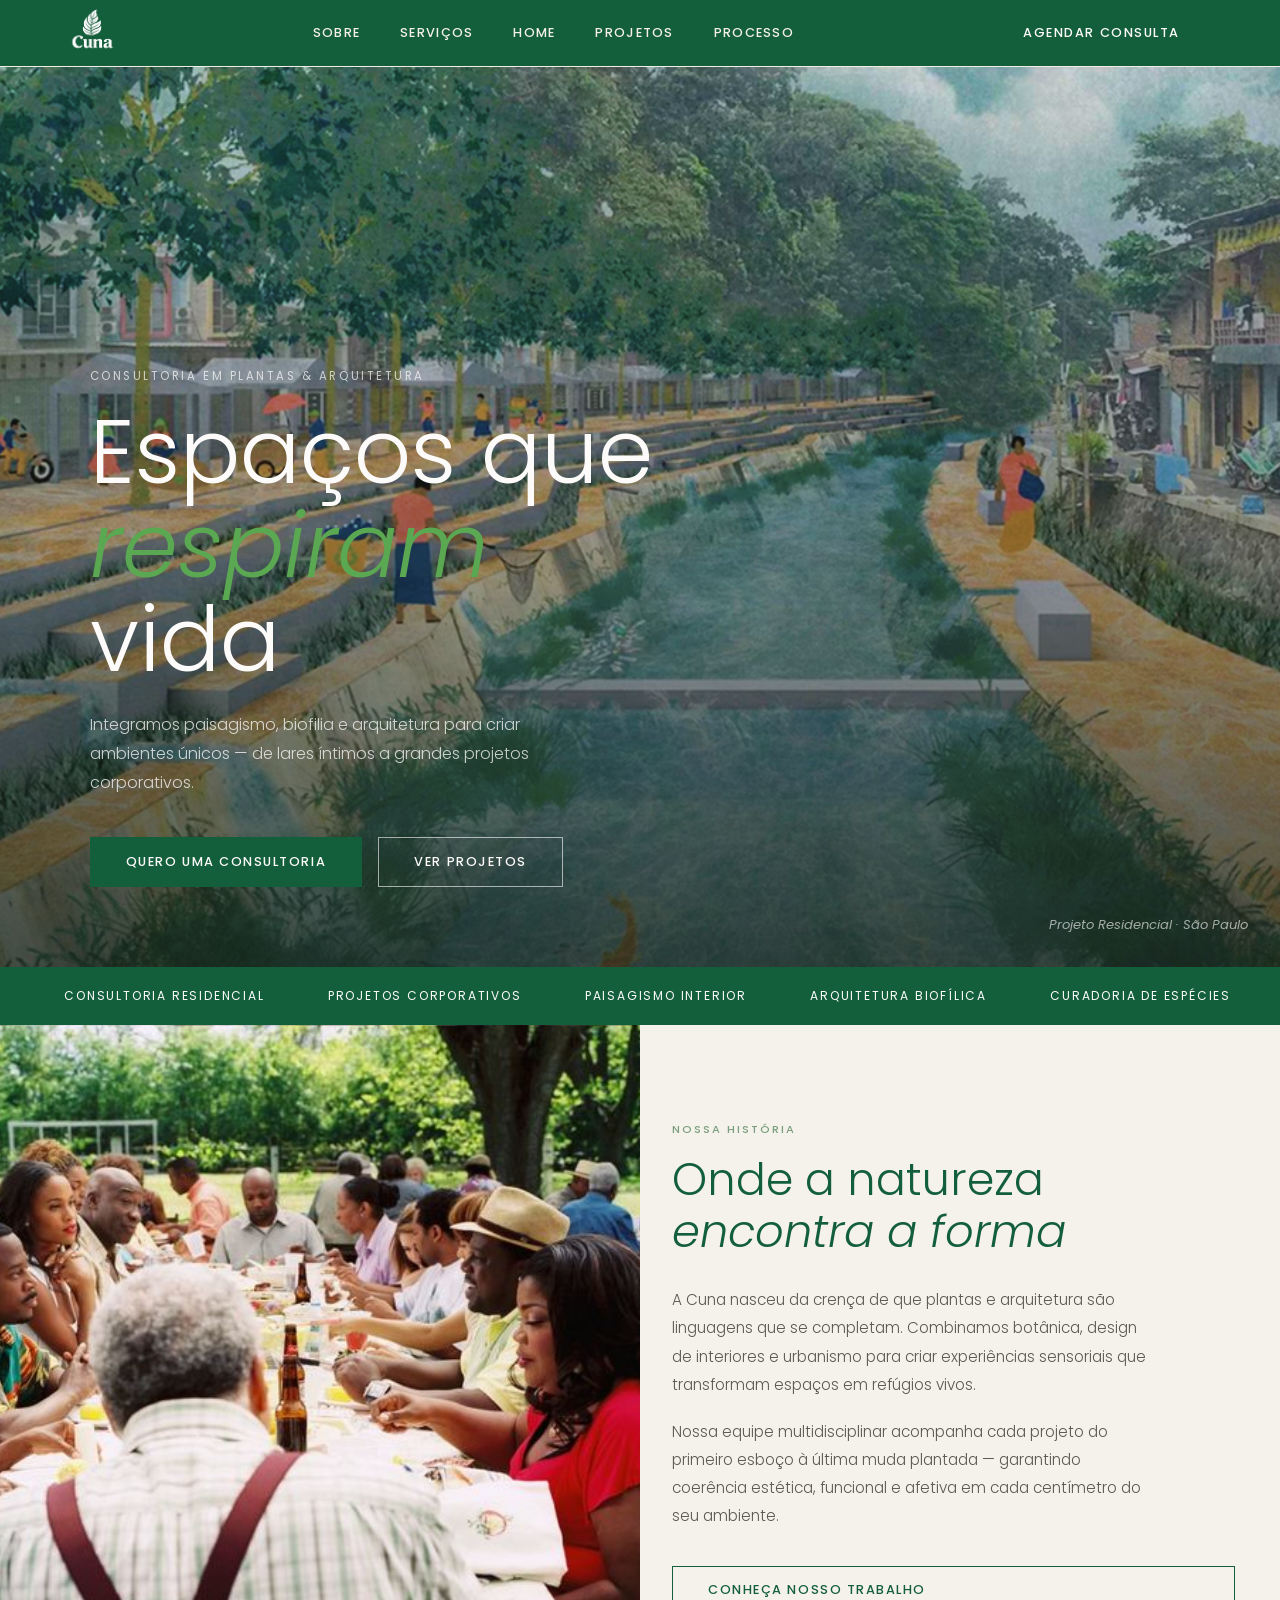
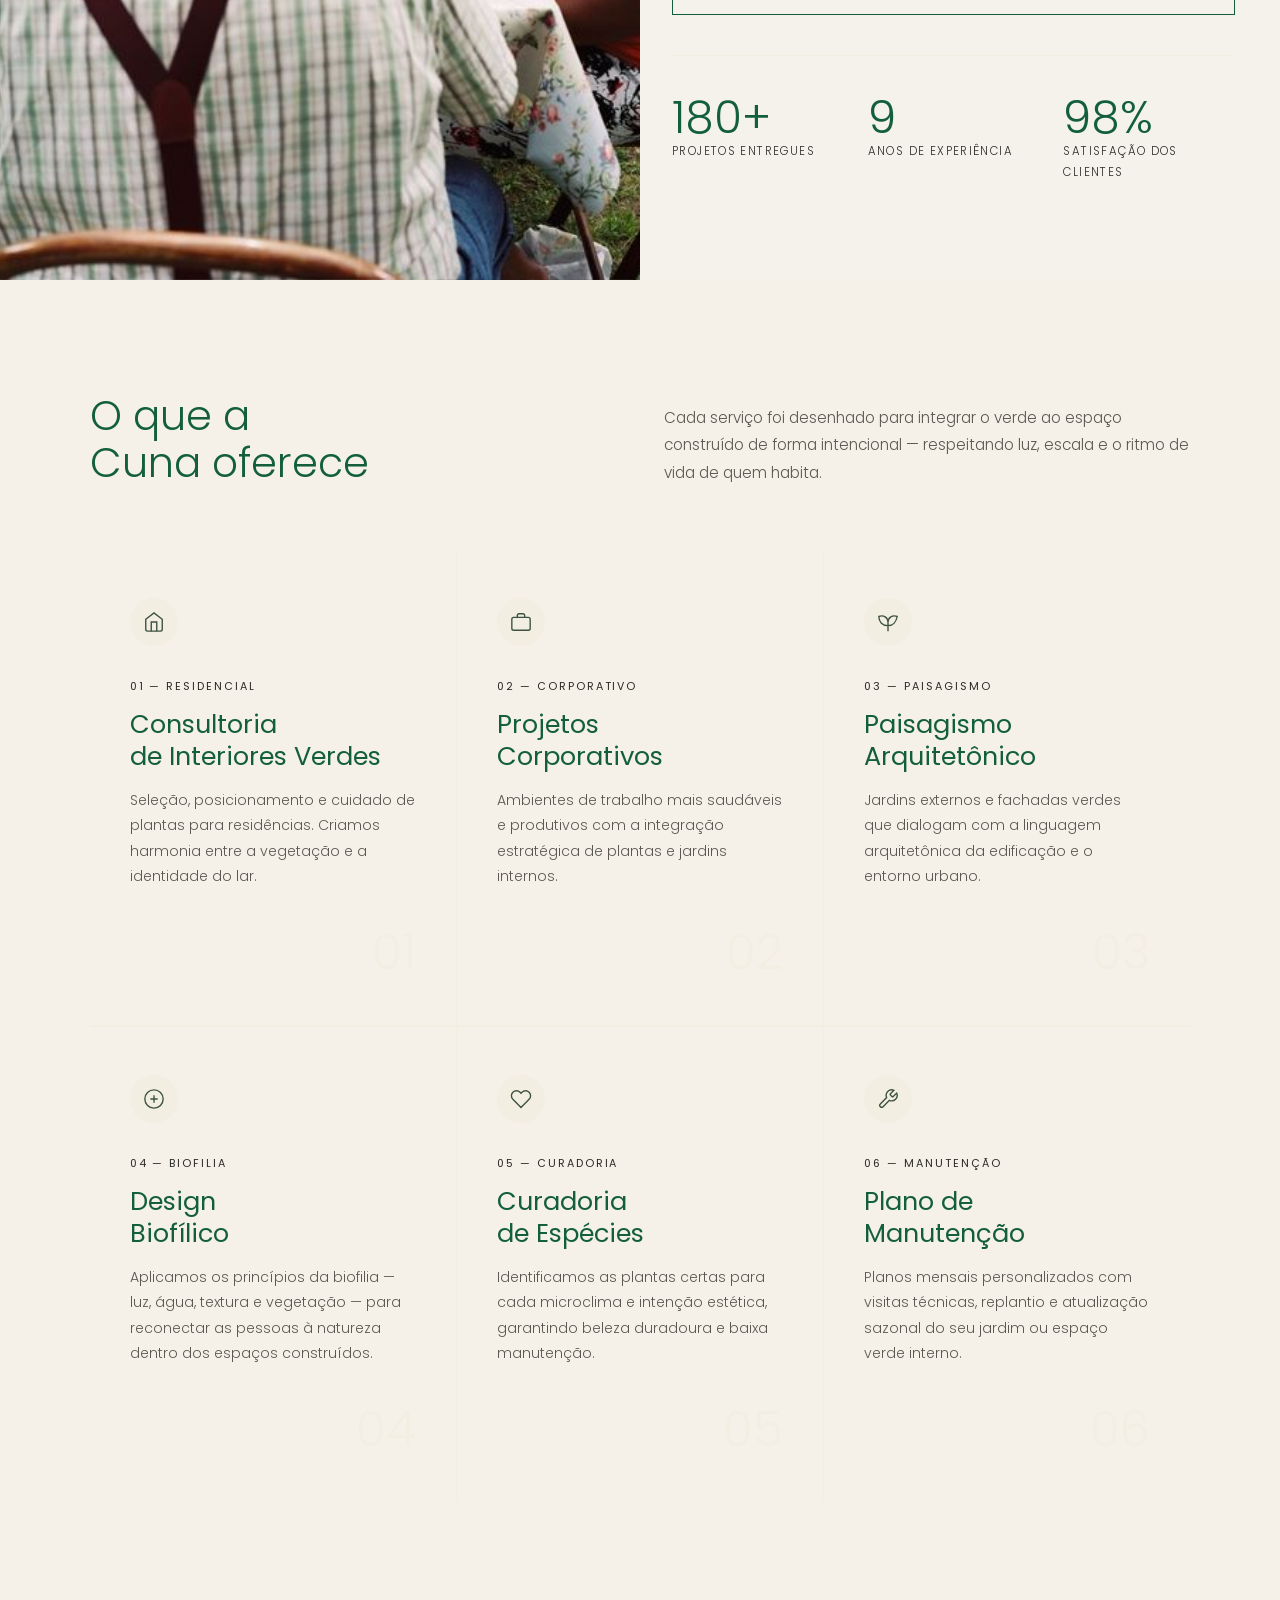
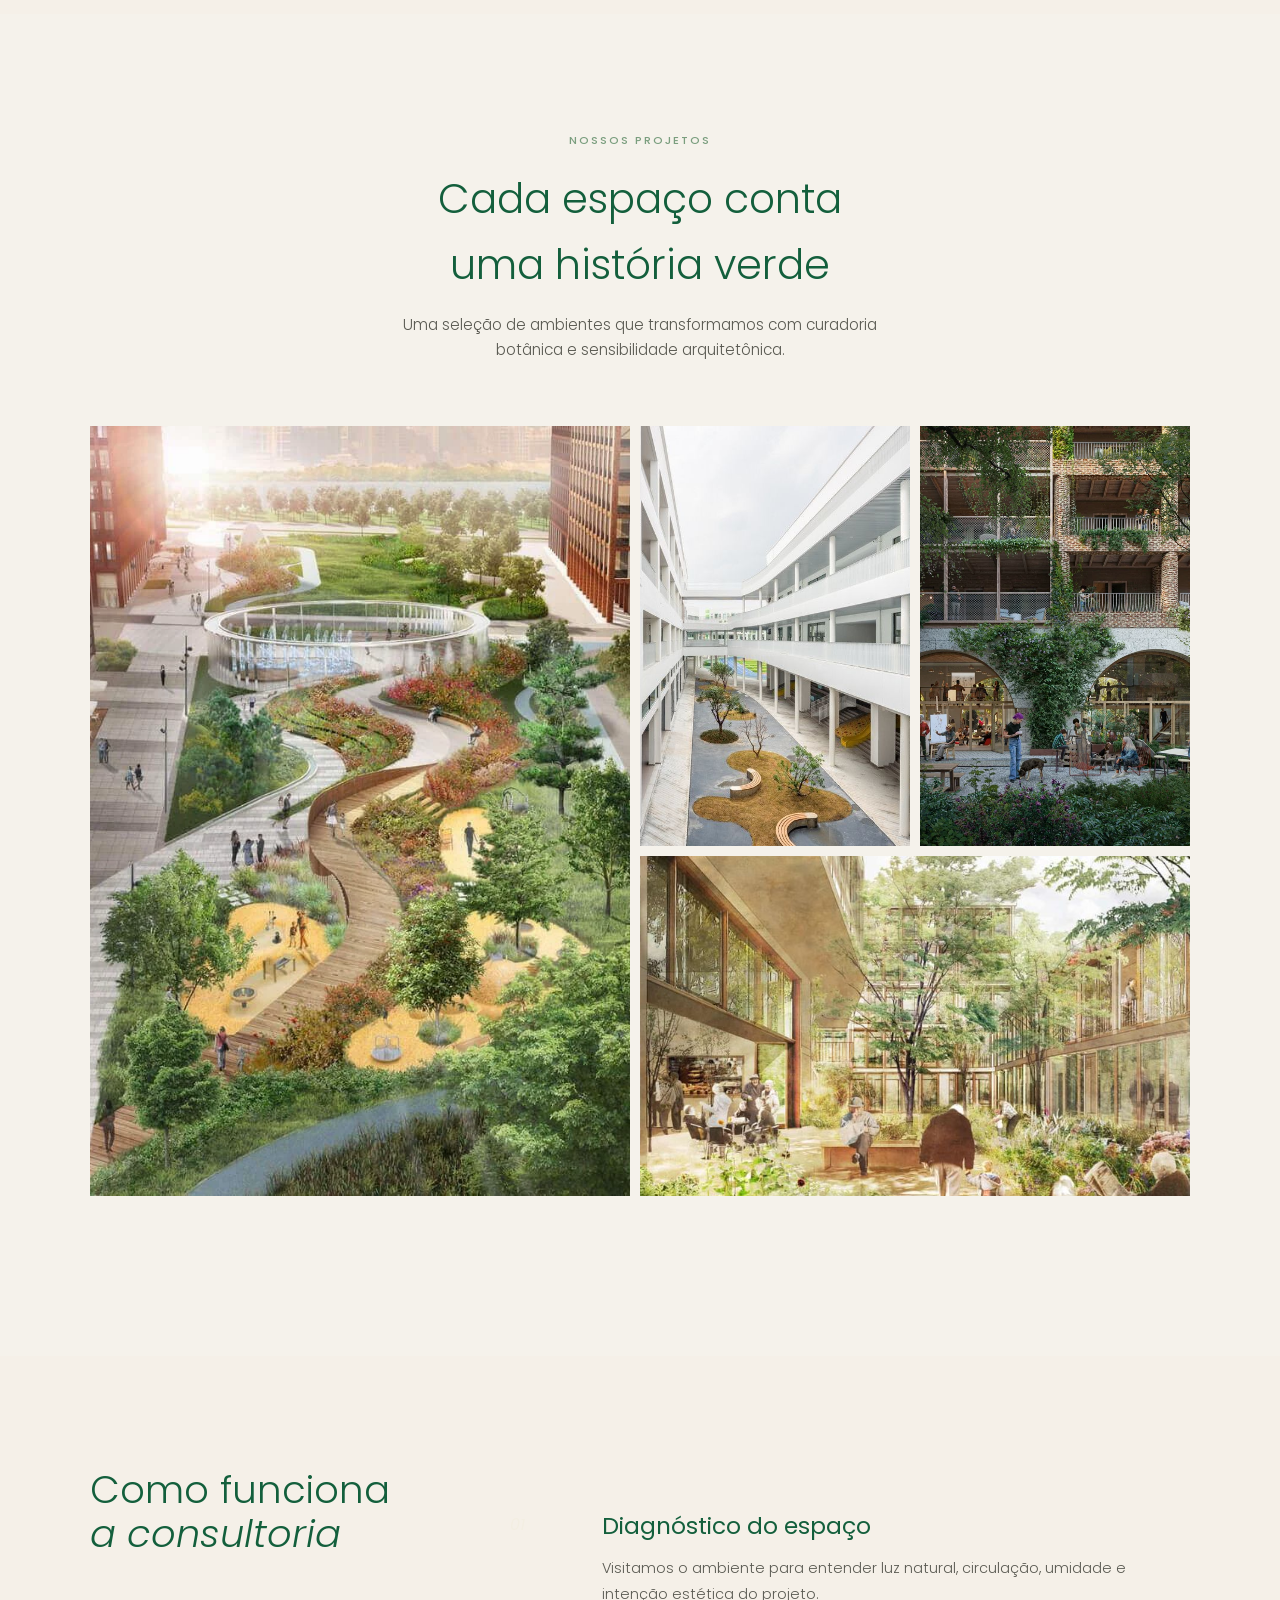
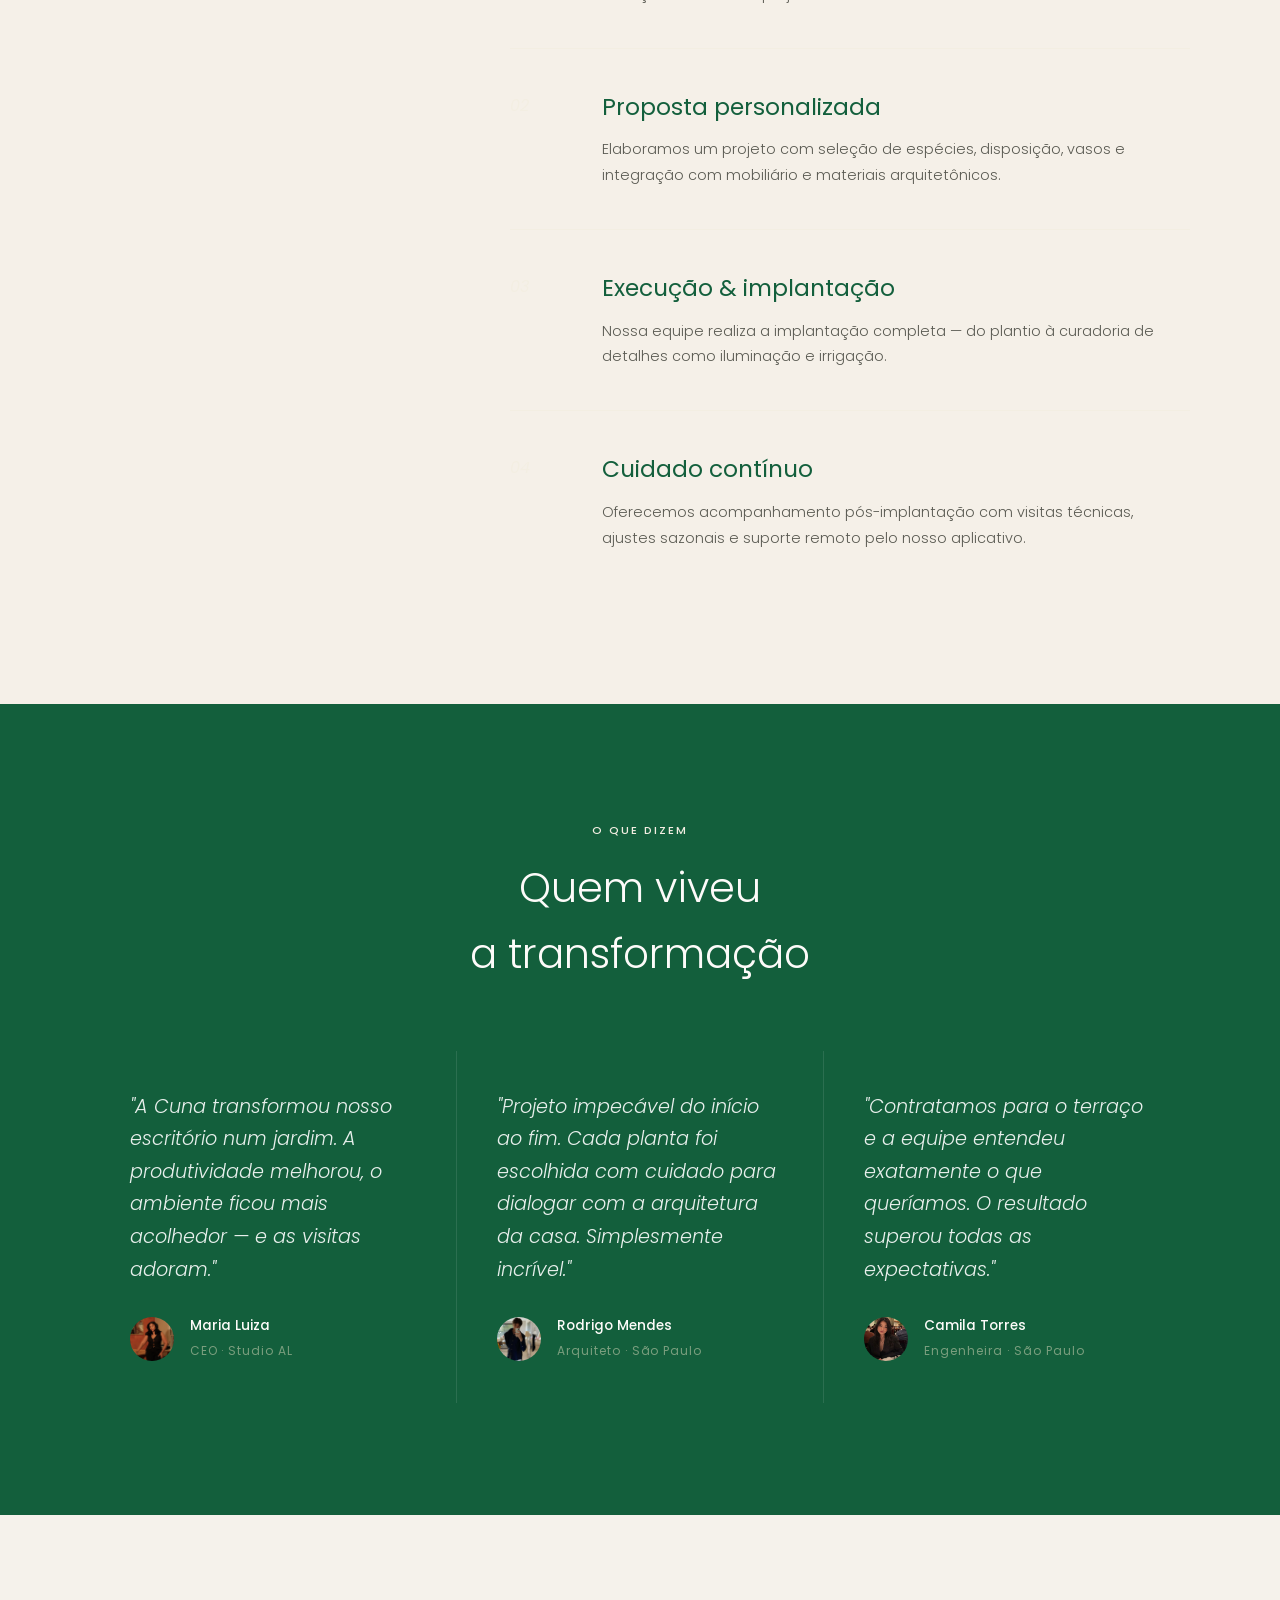
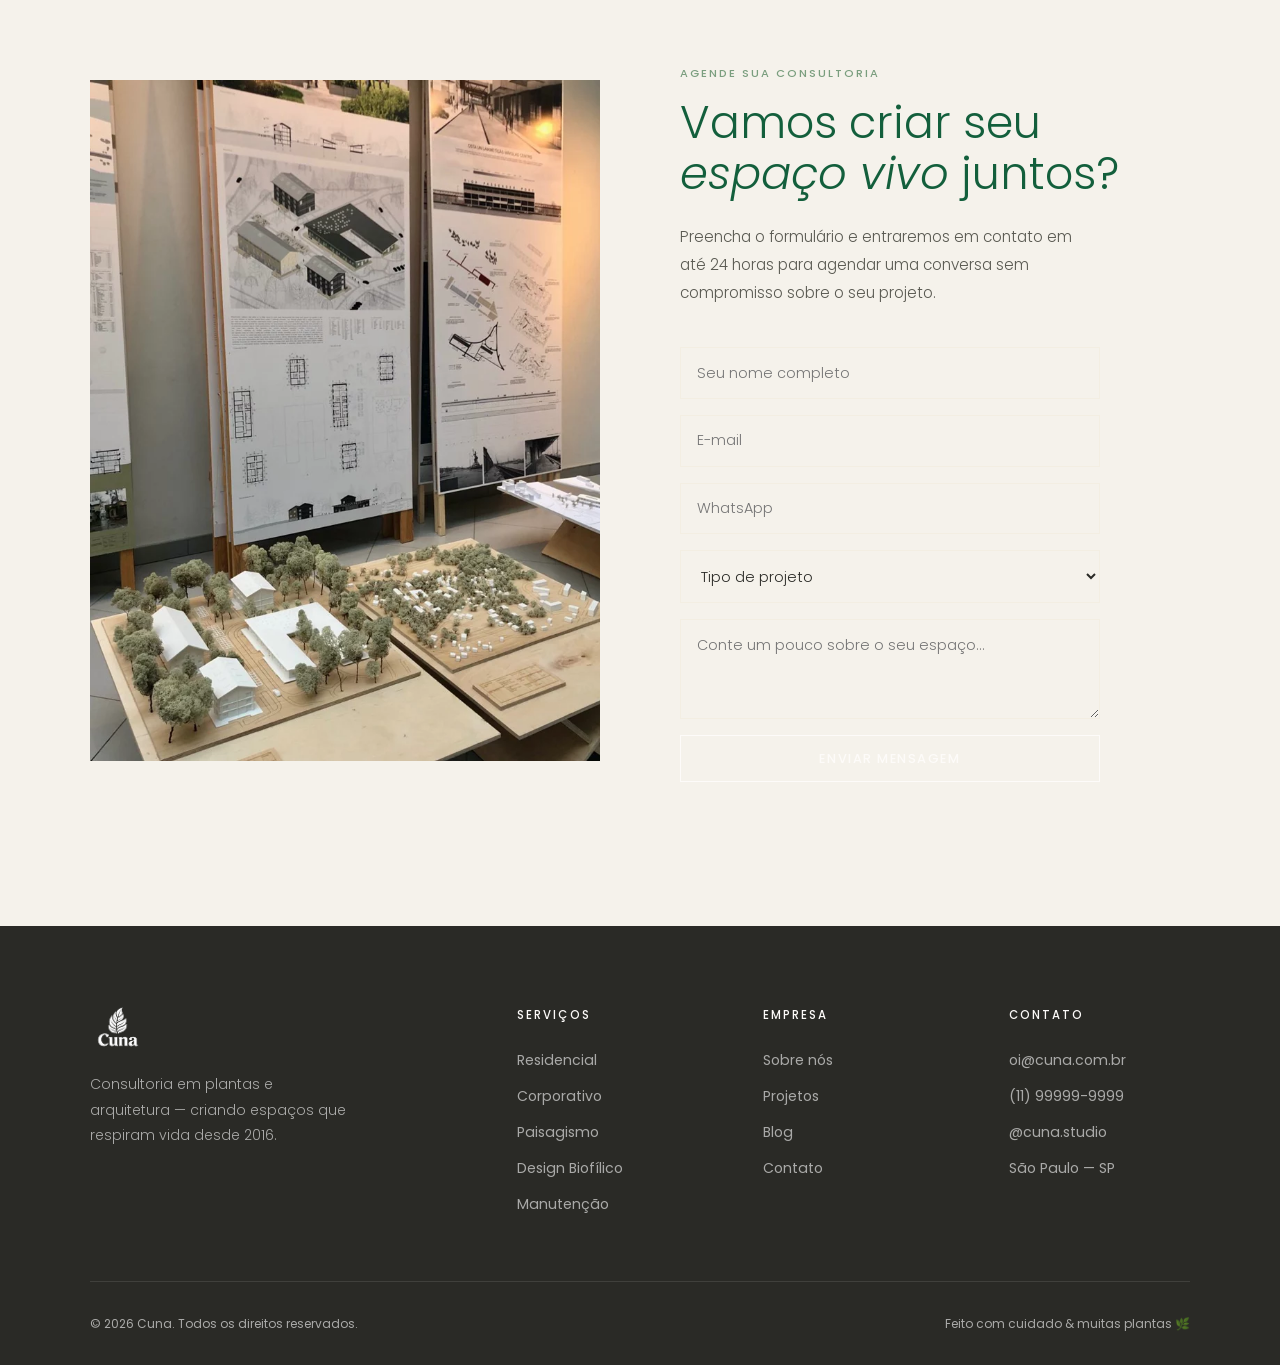
<file: cultoia2.html>
<!DOCTYPE html>
<html lang="pt-BR">
<head>
  <meta charset="UTF-8" />
  <meta name="viewport" content="width=device-width, initial-scale=1.0" />
  <title>Cuna — Consultoria em Plantas & Arquitetura</title>
  <link rel="preconnect" href="https://fonts.googleapis.com">
<link rel="preconnect" href="https://fonts.gstatic.com" crossorigin>
<link href="https://fonts.googleapis.com/css2?family=Poppins:ital,wght@0,100;0,200;0,300;0,400;0,500;0,600;0,700;0,800;0,900;1,100;1,200;1,300;1,400;1,500;1,600;1,700;1,800;1,900&display=swap" rel="stylesheet">
  <style>

    :root {
      --creme:        #F5F0E8;
      --marfim:       #f5f2eb;
      --verde-escuro: #135f3c;
      --verde-salvia: #7A9E7E;
      --terracota:    135f3c;
      --linho:        #f3eee2;
      --carvao:       #2A2A26;
      --branco:       #fdfbf9;
      --fonte-titulo: 'Poppins', bold;
      --fonte-texto:  'Poppins', sans-serif;
    }
    *, *::before, *::after { box-sizing: border-box; margin: 0; padding: 0; }
    html { scroll-behavior: smooth; }
    body { background-color: var(--creme); color: var(--carvao); font-family: var(--fonte-texto); font-size: 16px; line-height: 1.6; overflow-x: hidden; }
    img { display: block; width: 100%; height: 100%; object-fit: cover; }
    a   { text-decoration: none; color: inherit; }
    ul  { list-style: none; }

    .etiqueta { display: inline-block; font-family: var(--fonte-texto); font-size: 0.7rem; font-weight: 500; letter-spacing: 0.18em; text-transform: uppercase; color: var(--verde-salvia); margin-bottom: 1rem; }
    .botao { display: inline-block; padding: 0.85rem 2.2rem; font-family: var(--fonte-texto); font-size: 0.8rem; font-weight: 500; letter-spacing: 0.12em; text-transform: uppercase; border: 1px solid currentColor; cursor: pointer; transition: background 0.3s, color 0.3s; }
    .botao-escuro { background: var(--verde-escuro); color: var(--branco); border-color: var(--verde-escuro); }
    .botao-escuro:hover { background: var(--carvao); border-color: var(--carvao); }
    .botao-contorno { background: transparent; color: var(--verde-escuro); border-color: var(--verde-escuro); }
    .botao-contorno:hover { background: var(--verde-escuro); color: var(--branco); }
    .botao-terracota { background: var(--terracota); color: var(--branco); border-color: var(--terracota); }
    .botao-terracota:hover { background: #9A6245; border-color: #9A6245; }

    .revelar { opacity: 0; transform: translateY(32px); transition: opacity 0.8s ease, transform 0.8s ease; }
    .revelar.visivel { opacity: 1; transform: translateY(0); }

    /* NAV */
    nav { position: relative; top: 0; left: 0; right: 0; z-index: 100; display: flex; align-items: center; justify-content: space-between; padding: 0.5rem 5%; background: #135f3c; backdrop-filter: blur(8px); border-bottom: 1px solid var(--linho); transition: rwa0.3s; }
    nav.rolando { box-shadow: 0 2px 20px rgba(255, 255, 255, 0.08); }
    .nav-logo { font-family: var(--fonte-titulo); font-size: 1.7rem; font-weight: 300; letter-spacing: 0.12em; color: #265b43; }
    .nav-links { display: flex; gap: 2.5rem; font-size: 0.8rem; font-weight: 500; letter-spacing: 0.1em; text-transform: uppercase; color: #F5F0E8 ; }
    .nav-links a { position: relative; padding-bottom: 2px;}
    .nav-links a::after { content: ''; position: absolute; bottom: 0; left: 0; width: 0; height: 1px; background: var(--verde-escuro); transition: width 0.3s; }
    .nav-links a:hover::after { width: 100%; }
    .nav-acoes { display: flex; align-items: center; gap: 1.2rem; }
    .nav-hamburguer { display: none; flex-direction: column; gap: 5px; cursor: pointer; padding: 4px; background: none; border: none; }
    .nav-hamburguer span { display: block; width: 22px; height: 2px; background: var(--verde-escuro); transition: all 0.3s; }
    .nav-hamburguer.aberto span:nth-child(1) { transform: translateY(7px) rotate(45deg); }
    .nav-hamburguer.aberto span:nth-child(2) { opacity: 0; }
    .nav-hamburguer.aberto span:nth-child(3) { transform: translateY(-7px) rotate(-45deg); }
    .nav-menu-mobile { display: none; position: fixed; top: 60px; left: 0; right: 0; background: var(--creme); border-bottom: 1px solid var(--linho); padding: 1.5rem 5%; flex-direction: column; gap: 1.2rem; z-index: 99; box-shadow: 0 8px 20px #F5F0E8; }
    .nav-menu-mobile.aberto { display: flex; }
    .nav-menu-mobile a { font-size: 0.9rem; font-weight: 500; letter-spacing: 0.1em; text-transform: uppercase; color: var(--carvao); padding: 0.4rem 0; border-bottom: 1px solid var(--linho); }
    .nav-menu-mobile a:last-child { border-bottom: none; }
    .IMG29 { height: 50px; width: auto; display: block; object-fit: contain
}

    /* HERO */
    .hero { position: relative; min-height: 100vh; display: flex; align-items: flex-end; padding-top: 80px; overflow: hidden; }
    .hero-imagem { position: absolute; inset: 0; background-image: url('images/image 195.png'); background-size: cover; background-position: center; z-index: 0; }
    .hero-imagem::after { content: ''; position: absolute; inset: 0; background: linear-gradient(to top, rgba(20,30,20,0.75) 0%, rgba(20,30,20,0.35) 50%, rgba(20,30,20,0.10) 100%); }
    .hero-conteudo { position: relative; z-index: 1; display: flex; flex-direction: column; justify-content: flex-end; padding: 5rem 7% 5rem; width: 100%; max-width: 780px; }
    .hero-subtitulo-topo { font-family: var(--fonte-texto); font-size: 0.72rem; letter-spacing: 0.22em; text-transform: uppercase; color: rgba(255,255,255,0.7); margin-bottom: 1.2rem; }
    .hero-titulo { font-family: var(--fonte-titulo); font-size: clamp(3.5rem, 7vw, 7rem); font-weight: 300; line-height: 1.05; color: var(--branco); margin-bottom: 1.5rem; }
    .hero-titulo em { font-style: italic; color: #5aa852; }
    .hero-descricao { font-size: 1rem; font-weight: 300; color: rgba(255,255,255,0.75); max-width: 460px; margin-bottom: 2.5rem; line-height: 1.8; }
    .hero-botoes { display: flex; gap: 1rem; align-items: center; flex-wrap: wrap; }
    .hero-credito-foto { position: absolute; bottom: 2rem; right: 2rem; z-index: 2; font-family: var(--fonte-titulo); font-size: 0.82rem; font-style: italic; color: rgba(255,255,255,0.6); }
    

    /* FAIXA */
    .faixa { background: var(--verde-escuro); color: var(--branco); display: flex; align-items: center; justify-content: center; gap: 3rem; padding: 1.2rem 5%; overflow: hidden; }
    .faixa-item { display: flex; align-items: center; gap: 0.7rem; font-size: 0.75rem; letter-spacing: 0.15em; text-transform: uppercase; white-space: nowrap; }
    .faixa-ponto { width: 4px; height: 4px; border-radius: 50%; background: var(--terracota); }

    /* SOBRE */
    .sobre { display: grid; grid-template-columns: 1fr 1fr; min-height: 80vh; }
    .sobre-imagem { position: relative; overflow: hidden; background-color: var(--linho); background-image: url('images/download (25).jpg'); background-size: cover; background-position: center; min-height: 500px; }

    .sobre-conteudo { background: var(--marfim); padding: 6rem 7% 6rem 5%; display: flex; flex-direction: column; justify-content: center; }
    .sobre-conteudo h2 { font-family: var(--fonte-titulo); font-size: clamp(2.2rem, 3.5vw, 3.8rem); font-weight: 300; line-height: 1.15; color: var(--verde-escuro); margin-bottom: 1.8rem; }
    .sobre-conteudo h2 span { display: block; font-style: italic; color: var(--terracota); }
    .sobre-conteudo p { font-size: 0.95rem; font-weight: 300; color: #5A5A52; line-height: 1.85; margin-bottom: 1.2rem; max-width: 480px; }
    .sobre-numeros { display: grid; grid-template-columns: repeat(3,1fr); gap: 1.5rem; margin-top: 2.5rem; padding-top: 2.5rem; border-top: 1px solid var(--linho); }
    .sobre-numero h3 { font-family: var(--fonte-titulo); font-size: 2.8rem; font-weight: 300; color: var(--verde-escuro); line-height: 1; }
    .sobre-numero p { font-size: 0.72rem; letter-spacing: 0.12em; text-transform: uppercase; color: var(--terracota); margin-bottom: 0; }

    /* SERVIÇOS */
    .servicos { padding: 7rem 7%; background: var(--creme); }
    .servicos-cabecalho { display: grid; grid-template-columns: 1fr 1fr; gap: 3rem; align-items: end; margin-bottom: 4rem; }
    .servicos-cabecalho h2 { font-family: var(--fonte-titulo); font-size: clamp(2rem,3.2vw,3.5rem); font-weight: 300; line-height: 1.15; color: var(--verde-escuro); }
    .servicos-cabecalho p { font-size: 0.95rem; font-weight: 300; color: #5A5A52; line-height: 1.8; }
    .servicos-grade { display: grid; grid-template-columns: repeat(3,1fr); gap: 1.5px; background: var(--linho); }
    .servico-card { background: var(--creme); padding: 3rem 2.5rem; display: flex; flex-direction: column; transition: background 0.35s; cursor: default; }
    .servico-card:hover { background: var(--verde-escuro); color: var(--branco); }
    .servico-card:hover .servico-etiqueta, .servico-card:hover .servico-descricao { color: rgba(255,255,255,0.7); }
    .servico-card:hover .servico-titulo { color: var(--branco); }
    .servico-card:hover .servico-numero { color: rgba(255,255,255,0.15); }
    .servico-icone { width: 48px; height: 48px; margin-bottom: 2rem; background-color: var(--linho); border-radius: 50%; display: flex; align-items: center; justify-content: center; }
    .servico-icone svg { width: 22px; height: 22px; }
    .servico-etiqueta { font-size: 0.68rem; letter-spacing: 0.18em; text-transform: uppercase; color: var(--terracota); margin-bottom: 0.8rem; transition: color 0.35s; }
    .servico-titulo { font-family: var(--fonte-titulo); font-size: 1.6rem; font-weight: 400; line-height: 1.25; color: var(--verde-escuro); margin-bottom: 1rem; transition: color 0.35s; }
    .servico-descricao { font-size: 0.88rem; font-weight: 300; color: #5A5A52; line-height: 1.8; flex: 1; transition: color 0.35s; }
    .servico-numero { margin-top: 2.5rem; font-family: var(--fonte-titulo); font-size: 3rem; font-weight: 300; color: var(--linho); line-height: 1; align-self: flex-end; transition: color 0.35s; }

    /* GALERIA */
    .galeria { padding: 7rem 7%; background: var(--marfim); }
    .galeria-cabecalho { text-align: center; margin-bottom: 4rem; }
    .galeria-cabecalho h2 { font-family: var(--fonte-titulo); font-size: clamp(2rem,3.2vw,3.5rem); font-weight: 300; color: var(--verde-escuro); margin-bottom: 1rem; }
    .galeria-cabecalho p { font-size: 0.95rem; font-weight: 300; color: #5A5A52; max-width: 480px; margin: 0 auto; }
    .galeria-grade { display: grid; grid-template-columns: 2fr 1fr 1fr; grid-template-rows: 420px 340px; gap: 10px; }
    .galeria-item { overflow: hidden; position: relative; background-color: var(--linho); cursor: pointer; }
    .galeria-item::after { content: ''; position: absolute; inset: 0; background: rgba(61,82,64,0); transition: background 0.4s; }
    .galeria-item:hover::after { background: rgba(61,82,64,0.35); }
    .galeria-legenda { position: absolute; bottom: 1.2rem; left: 1.2rem; z-index: 2; color: var(--branco); font-family: var(--fonte-titulo); font-size: 1rem; font-style: italic; opacity: 0; transform: translateY(8px); transition: opacity 0.4s, transform 0.4s; }
    .galeria-item:hover .galeria-legenda { opacity: 1; transform: translateY(0); }
    .galeria-item:nth-child(1) { grid-row: 1/3; background-image: url('images/download (8).webp'); background-size: cover; background-position: center; }
    .galeria-item:nth-child(2) { background-image: url('images/download (70.jpg'); background-size: cover; background-position: center; }
    .galeria-item:nth-child(3) { background-image: url('images/Gallery of Powerhouse Company Wins Competition for a Diverse Urban Ensemble in Amsterdam, Netherlands  - 2.webp'); background-size: cover; background-position: center; }
    .galeria-item:nth-child(4) { grid-column: 2/4; background-image: url('images/Improving with age_ How city design is adapting to older populations.jpg'); background-size: cover; background-position: center; }

    /* PROCESSO */
    .processo { padding: 7rem 7%; background: var(--creme); }
    .processo-interno { display: grid; grid-template-columns: 1fr 2fr; gap: 5rem; align-items: start; }
    .processo-esquerda h2 { font-family: var(--fonte-titulo); font-size: clamp(2rem,3vw,3.2rem); font-weight: 300; line-height: 1.15; color: var(--verde-escuro); position: sticky; top: 120px; }
    .processo-esquerda h2 em { font-style: italic; color: var(--terracota); display: block; }
    .processo-etapas { display: flex; flex-direction: column; }
    .etapa { display: grid; grid-template-columns: 60px 1fr; gap: 2rem; padding: 2.5rem 0; border-bottom: 1px solid var(--linho); }
    .etapa:last-child { border-bottom: none; }
    .etapa-numero { font-family: var(--fonte-titulo); font-size: 1rem; font-style: italic; color: var(--linho); padding-top: 4px; }
    .etapa-corpo h3 { font-family: var(--fonte-titulo); font-size: 1.45rem; font-weight: 400; color: var(--verde-escuro); margin-bottom: 0.7rem; }
    .etapa-corpo p { font-size: 0.9rem; font-weight: 300; color: #5A5A52; line-height: 1.8; }

    /* DEPOIMENTOS */
    .depoimentos { padding: 7rem 7%; background: var(--verde-escuro); color: var(--branco); }
    .depoimentos-cabecalho { text-align: center; margin-bottom: 4rem; }
    .depoimentos-cabecalho h2 { font-family: var(--fonte-titulo); font-size: clamp(2rem,3.2vw,3.5rem); font-weight: 300; color: var(--branco); }
    .depoimentos-grade { display: grid; grid-template-columns: repeat(3,1fr); gap: 1.5px; background: rgba(255,255,255,0.1); }
    .depoimento-card { background: var(--verde-escuro); padding: 2.5rem; display: flex; flex-direction: column;}
    .depoimento-texto { font-family: var(--fonte-titulo); font-size: 1.2rem; font-style: italic; font-weight: 300; line-height: 1.7; color: rgba(255,255,255,0.9); margin-bottom: 1.8rem; }
    .depoimento-autor { display: flex; align-items: center; gap: 1rem; margin-top: auto; }
    .depoimento-info strong { display: block; font-size: 0.85rem; font-weight: 500; color: var(--branco); }
    .depoimento-info span { font-size: 0.75rem; color: var(--verde-salvia); letter-spacing: 0.08em; }

    /* CONTATO */
    .contato-secao { padding: 9rem 7%; background: var(--marfim); display: grid; grid-template-columns: 1fr 1fr; gap: 5rem; align-items: center; }
    .contato-imagem { aspect-ratio: 3/4; overflow: hidden; background-color: var(--linho); background-image: url('images/archi model.webp'); background-size: cover; background-position: center; }
    .contato-conteudo h2 { font-family: var(--fonte-titulo); font-size: clamp(2.2rem,3.5vw,4rem); font-weight: 300; line-height: 1.12; color: var(--verde-escuro); margin-bottom: 1.5rem; }
    .contato-conteudo h2 em { font-style: italic; color: var(--terracota); }
    .contato-conteudo p { font-size: 0.95rem; font-weight: 300; color: #5A5A52; line-height: 1.85; margin-bottom: 2.5rem; max-width: 420px; }
    .formulario { display: flex; flex-direction: column; gap: 1rem; max-width: 420px; }
    .formulario input, .formulario select, .formulario textarea { width: 100%; padding: 0.9rem 1rem; background: transparent; border: 1px solid var(--linho); color: var(--carvao); font-family: var(--fonte-texto); font-size: 0.9rem; font-weight: 300; outline: none; transition: border-color 0.3s; }
    .formulario input:focus, .formulario select:focus, .formulario textarea:focus { border-color: var(--verde-escuro); }
    .formulario textarea { resize: vertical; min-height: 100px; }

    /* RODAPÉ */
    footer { background: var(--carvao); color: rgba(255,255,255,0.6); padding: 5rem 7% 2rem; }
    .rodape-topo { display: grid; grid-template-columns: 2fr 1fr 1fr 1fr; gap: 4rem; padding-bottom: 4rem; border-bottom: 1px solid rgba(255,255,255,0.1); margin-bottom: 2rem; }
    .rodape-marca .nav-logo { color: var(--branco); }
    .rodape-marca p { font-size: 0.88rem; font-weight: 300; line-height: 1.8; margin-top: 1rem; max-width: 260px; }
    .rodape-coluna h4 { font-family: var(--fonte-texto); font-size: 0.72rem; font-weight: 500; letter-spacing: 0.18em; text-transform: uppercase; color: var(--branco); margin-bottom: 1.4rem; }
    .rodape-coluna ul { display: flex; flex-direction: column; gap: 0.65rem; }
    .rodape-coluna ul li a { font-size: 0.88rem; transition: color 0.3s; }
    .rodape-coluna ul li a:hover { color: var(--branco); }
    .rodape-base { display: flex; align-items: center; justify-content: space-between; font-size: 0.75rem; }
    .IMG29 { height: 50px; width: auto; display: block; object-fit: contain}

    /* RESPONSIVO */
    @media (max-width: 1100px) {
    .servicos-grade { 
      grid-template-columns: repeat(2,1fr);
    }

    .rodape-topo { 
        grid-template-columns: 1fr 1fr; 
        gap: 2.5rem; 
      }
    }
    @media (max-width: 900px) {
      .nav-links { display: none; }
      .nav-hamburguer { display: flex; }
      .hero { min-height: 80vh; }
      .hero-conteudo { padding: 5rem 6% 4rem; }
      .hero-badge { top: 5rem; right: 5%; }
      .faixa { flex-wrap: wrap; gap: 0.7rem 1.5rem; justify-content: center; }
      .sobre { grid-template-columns: 1fr; }
      .sobre-imagem { min-height: 60vw; order: -1; }
      .sobre-imagem-detalhe { display: none; }
      .sobre-conteudo { padding: 4rem 6%; }
      .servicos-cabecalho { grid-template-columns: 1fr; }
      .servicos-grade { grid-template-columns: repeat(2,1fr); }
      .galeria-grade { grid-template-columns: 1fr 1fr; grid-template-rows: repeat(3, clamp(160px,28vw,260px)); }
      .galeria-item:nth-child(1) { grid-row: auto; }
      .galeria-item:nth-child(4) { grid-column: auto; }
      .processo-interno { grid-template-columns: 1fr; gap: 2.5rem; }
      .processo-esquerda h2 { position: static; }
      .depoimentos-grade { grid-template-columns: 1fr; }
      .contato-secao { grid-template-columns: 1fr; gap: 3rem; padding: 5rem 6%; }
      .contato-imagem { aspect-ratio: 16/9; width: 100%; }
      .rodape-topo { grid-template-columns: 1fr 1fr; }
    }
    @media (max-width: 640px) {
      .faixa-item:nth-child(n+4) { display: none; }
      .sobre-numeros { grid-template-columns: 1fr 1fr; }
      .servicos-grade { grid-template-columns: 1fr; }
      .galeria-grade { grid-template-columns: 1fr; grid-template-rows: repeat(5, clamp(180px,55vw,280px)); }
      .galeria-item:nth-child(1), .galeria-item:nth-child(4) { grid-row: auto; grid-column: auto; }
      .rodape-topo { grid-template-columns: 1fr; }
      .rodape-base { flex-direction: column; gap: 0.5rem; text-align: center; }
    }
    @media (max-width: 400px) {
      body { font-size: 15px; }
      .hero-conteudo { padding: 6rem 4% 3rem; }
      .hero-botoes { flex-direction: column; width: 100%; }
      .hero-botoes .botao { width: 100%; text-align: center; }
      .faixa { display: none; }
    }
  </style>
</head>
<body>

  <div vw class="enabled">
    <div vw-access-button class="active"></div>
    <div vw-plugin-wrapper>
      <div class="vw-plugin-top-wrapper"></div>
    </div>
  </div>
  <script src="https://vlibras.gov.br/app/vlibras-plugin.js"></script>
  <script>
    new window.VLibras.Widget('https://vlibras.gov.br/app');
  </script>

  <script>
  (function(d){
    var s = d.createElement("script");
    s.setAttribute("data-account", "SEU_ID_AQUI");
    s.setAttribute("src", "https://cdn.userway.org/widget.js");
    (d.body || d.head).appendChild(s);
  })(document);
  </script>

  <nav id="navegacao">
    <img class="IMG29" src="images/logoGuia.png" alt="">
    <ul class="nav-links">
      <li><a href="#sobre">Sobre</a></li>
      <li><a href="#servicos">Serviços</a></li>
      <li><a href="index.html">Home</a></li>
      <li><a href="#projetos">Projetos</a></li>
      <li><a href="#processo">Processo</a></li>
    </ul>

    <div class="nav-acoes">
      <a href="#contato" class="botao botao-escuro">Agendar consulta</a>
      <button class="nav-hamburguer" id="botaoMenu" aria-label="Abrir menu">
        <span></span><span></span><span></span>
      </button>
    </div>
  </nav>

  <div class="nav-menu-mobile" id="menuMobile">
    <a href="#sobre"    onclick="fecharMenuMobile()">Sobre</a>
    <a href="#servicos" onclick="fecharMenuMobile()">Serviços</a>
    <a href="#projetos" onclick="fecharMenuMobile()">Projetos</a>
    <a href="#processo" onclick="fecharMenuMobile()">Processo</a>
    <a href="#contato"  onclick="fecharMenuMobile()">Contato</a>
    <a href="#Home"     onclick="fecharMenuMobile()">Home</a>
    
  </div>

  <section class="hero">
    <div class="hero-imagem"></div>
    <div class="hero-conteudo revelar">
      <p class="hero-subtitulo-topo">Consultoria em plantas &amp; arquitetura</p>
      <h1 class="hero-titulo">Espaços que<br /><em>respiram</em><br />vida</h1>
      <p class="hero-descricao">Integramos paisagismo, biofilia e arquitetura para criar ambientes únicos — de lares íntimos a grandes projetos corporativos.</p>
      <div class="hero-botoes">
        <a href="#contato" class="botao botao-escuro">Quero uma consultoria</a>
        <a href="#projetos" class="botao botao-contorno" style="color:var(--branco);border-color:rgba(255,255,255,0.6);">Ver projetos</a>
      </div>
    </div>
    <p class="hero-credito-foto">Projeto Residencial · São Paulo</p>
  </section>

  <div class="faixa">
    <div class="faixa-item"><span class="faixa-ponto"></span> Consultoria Residencial</div>
    <div class="faixa-item"><span class="faixa-ponto"></span> Projetos Corporativos</div>
    <div class="faixa-item"><span class="faixa-ponto"></span> Paisagismo Interior</div>
    <div class="faixa-item"><span class="faixa-ponto"></span> Arquitetura Biofílica</div>
    <div class="faixa-item"><span class="faixa-ponto"></span> Curadoria de Espécies</div>
  </div>

  <section class="sobre" id="sobre">
    <div class="sobre-imagem"><div class="sobre-imagem-detalhe"></div></div>
    <div class="sobre-conteudo revelar">
      <span class="etiqueta">Nossa história</span>
      <h2>Onde a natureza <span>encontra a forma</span></h2>
      <p>A Cuna nasceu da crença de que plantas e arquitetura são linguagens que se completam. Combinamos botânica, design de interiores e urbanismo para criar experiências sensoriais que transformam espaços em refúgios vivos.</p>
      <p>Nossa equipe multidisciplinar acompanha cada projeto do primeiro esboço à última muda plantada — garantindo coerência estética, funcional e afetiva em cada centímetro do seu ambiente.</p>
      <a href="#contato" class="botao botao-contorno" style="margin-top:1rem;">Conheça nosso trabalho</a>
      <div class="sobre-numeros">
        <div class="sobre-numero"><h3>180+</h3><p>Projetos entregues</p></div>
        <div class="sobre-numero"><h3>9</h3><p>Anos de experiência</p></div>
        <div class="sobre-numero"><h3>98%</h3><p>Satisfação dos clientes</p></div>
      </div>
    </div>
  </section>

  <section class="servicos" id="servicos">
    <div class="servicos-cabecalho revelar">
      <h2>O que a<br />Cuna oferece</h2>
      <p>Cada serviço foi desenhado para integrar o verde ao espaço construído de forma intencional — respeitando luz, escala e o ritmo de vida de quem habita.</p>
    </div>
    <div class="servicos-grade">
      <div class="servico-card revelar">
        <div class="servico-icone"><svg viewBox="0 0 24 24" fill="none" stroke="#3D5240" stroke-width="1.5"><path d="M3 9l9-7 9 7v11a2 2 0 0 1-2 2H5a2 2 0 0 1-2-2z"/><polyline points="9 22 9 12 15 12 15 22"/></svg></div>
        <p class="servico-etiqueta">01 — Residencial</p>
        <h3 class="servico-titulo">Consultoria<br />de Interiores Verdes</h3>
        <p class="servico-descricao">Seleção, posicionamento e cuidado de plantas para residências. Criamos harmonia entre a vegetação e a identidade do lar.</p>
        <span class="servico-numero">01</span>
      </div>
      <div class="servico-card revelar">
        <div class="servico-icone"><svg viewBox="0 0 24 24" fill="none" stroke="#3D5240" stroke-width="1.5"><rect x="2" y="7" width="20" height="14" rx="2"/><path d="M16 7V5a2 2 0 0 0-2-2h-4a2 2 0 0 0-2 2v2"/></svg></div>
        <p class="servico-etiqueta">02 — Corporativo</p>
        <h3 class="servico-titulo">Projetos<br />Corporativos</h3>
        <p class="servico-descricao">Ambientes de trabalho mais saudáveis e produtivos com a integração estratégica de plantas e jardins internos.</p>
        <span class="servico-numero">02</span>
      </div>
      <div class="servico-card revelar">
        <div class="servico-icone"><svg viewBox="0 0 24 24" fill="none" stroke="#3D5240" stroke-width="1.5"><path d="M12 22V12M12 12C12 7 7 4 2 6c0 6 4 10 10 10M12 12c0-5 5-8 10-6-1 6-5 10-10 10"/></svg></div>
        <p class="servico-etiqueta">03 — Paisagismo</p>
        <h3 class="servico-titulo">Paisagismo<br />Arquitetônico</h3>
        <p class="servico-descricao">Jardins externos e fachadas verdes que dialogam com a linguagem arquitetônica da edificação e o entorno urbano.</p>
        <span class="servico-numero">03</span>
      </div>
      <div class="servico-card revelar">
        <div class="servico-icone"><svg viewBox="0 0 24 24" fill="none" stroke="#3D5240" stroke-width="1.5"><circle cx="12" cy="12" r="10"/><path d="M12 8v8M8 12h8"/></svg></div>
        <p class="servico-etiqueta">04 — Biofilia</p>
        <h3 class="servico-titulo">Design<br />Biofílico</h3>
        <p class="servico-descricao">Aplicamos os princípios da biofilia — luz, água, textura e vegetação — para reconectar as pessoas à natureza dentro dos espaços construídos.</p>
        <span class="servico-numero">04</span>
      </div>
      <div class="servico-card revelar">
        <div class="servico-icone"><svg viewBox="0 0 24 24" fill="none" stroke="#3D5240" stroke-width="1.5"><path d="M20.84 4.61a5.5 5.5 0 0 0-7.78 0L12 5.67l-1.06-1.06a5.5 5.5 0 0 0-7.78 7.78l1.06 1.06L12 21.23l7.78-7.78 1.06-1.06a5.5 5.5 0 0 0 0-7.78z"/></svg></div>
        <p class="servico-etiqueta">05 — Curadoria</p>
        <h3 class="servico-titulo">Curadoria<br />de Espécies</h3>
        <p class="servico-descricao">Identificamos as plantas certas para cada microclima e intenção estética, garantindo beleza duradoura e baixa manutenção.</p>
        <span class="servico-numero">05</span>
      </div>
      <div class="servico-card revelar">
        <div class="servico-icone"><svg viewBox="0 0 24 24" fill="none" stroke="#3D5240" stroke-width="1.5"><path d="M14.7 6.3a1 1 0 0 0 0 1.4l1.6 1.6a1 1 0 0 0 1.4 0l3.77-3.77a6 6 0 0 1-7.94 7.94l-6.91 6.91a2.12 2.12 0 0 1-3-3l6.91-6.91a6 6 0 0 1 7.94-7.94l-3.76 3.76z"/></svg></div>
        <p class="servico-etiqueta">06 — Manutenção</p>
        <h3 class="servico-titulo">Plano de<br />Manutenção</h3>
        <p class="servico-descricao">Planos mensais personalizados com visitas técnicas, replantio e atualização sazonal do seu jardim ou espaço verde interno.</p>
        <span class="servico-numero">06</span>
      </div>
    </div>
  </section>

  <section class="galeria" id="projetos">
    <div class="galeria-cabecalho revelar">
      <span class="etiqueta">Nossos projetos</span>
      <h2>Cada espaço conta<br />uma história verde</h2>
      <p>Uma seleção de ambientes que transformamos com curadoria botânica e sensibilidade arquitetônica.</p>
    </div>
    <div class="galeria-grade">
      <div class="galeria-item"><span class="galeria-legenda">Parque das graças</span></div>
      <div class="galeria-item"><span class="galeria-legenda">Escola - Alto sol</span></div>
      <div class="galeria-item"><span class="galeria-legenda">CESC - Artes e educação</span></div>
      <div class="galeria-item"><span class="galeria-legenda">Lar Santana - Casa de repouso</span></div>
    </div>
    <div style="text-align:center;margin-top:3rem;">
    </div>
  </section>

  <section class="processo" id="processo">
    <div class="processo-interno">
      <div class="processo-esquerda revelar">
        <h2>Como funciona <em>a consultoria</em></h2>
      </div>
      <div class="processo-etapas">
        <div class="etapa revelar"><span class="etapa-numero">01</span><div class="etapa-corpo"><h3>Diagnóstico do espaço</h3><p>Visitamos o ambiente para entender luz natural, circulação, umidade e intenção estética do projeto.</p></div></div>
        <div class="etapa revelar"><span class="etapa-numero">02</span><div class="etapa-corpo"><h3>Proposta personalizada</h3><p>Elaboramos um projeto com seleção de espécies, disposição, vasos e integração com mobiliário e materiais arquitetônicos.</p></div></div>
        <div class="etapa revelar"><span class="etapa-numero">03</span><div class="etapa-corpo"><h3>Execução &amp; implantação</h3><p>Nossa equipe realiza a implantação completa — do plantio à curadoria de detalhes como iluminação e irrigação.</p></div></div>
        <div class="etapa revelar"><span class="etapa-numero">04</span><div class="etapa-corpo"><h3>Cuidado contínuo</h3><p>Oferecemos acompanhamento pós-implantação com visitas técnicas, ajustes sazonais e suporte remoto pelo nosso aplicativo.</p></div></div>
      </div>
    </div>
  </section>

  <section class="depoimentos">
    <div class="depoimentos-cabecalho revelar">
      <span class="etiqueta" style="color:var(--linho)">O que dizem</span>
      <h2>Quem viveu<br />a transformação</h2>
    </div>
    <div class="depoimentos-grade">
      <div class="depoimento-card revelar">
        <p class="depoimento-texto">"A Cuna transformou nosso escritório num jardim. A produtividade melhorou, o ambiente ficou mais acolhedor — e as visitas adoram."</p>
        <div class="depoimento-autor">
          <img src="images/mulheerrrr ceo.webp" alt="Ana Lima" style="width:44px;height:44px;border-radius:50%;object-fit:cover;flex-shrink:0;">
          <div class="depoimento-info"><strong>Maria Luiza</strong><span>CEO · Studio AL</span></div>
        </div>
      </div>
      <div class="depoimento-card revelar">
        <p class="depoimento-texto">"Projeto impecável do início ao fim. Cada planta foi escolhida com cuidado para dialogar com a arquitetura da casa. Simplesmente incrível."</p>
        <div class="depoimento-autor">
          <img src="images/homem cliente.jpg" alt="Rodrigo Mendes" style="width:44px;height:44px;border-radius:50%;object-fit:cover;flex-shrink:0;">
          <div class="depoimento-info"><strong>Rodrigo Mendes</strong><span>Arquiteto · São Paulo</span></div>
        </div>
      </div>
      <div class="depoimento-card revelar">
        <p class="depoimento-texto">"Contratamos para o terraço e a equipe entendeu exatamente o que queríamos. O resultado superou todas as expectativas."</p>
        <div class="depoimento-autor">
          <img src="images/⋆.jpg" alt="Camila Torres" style="width:44px;height:44px;border-radius:50%;object-fit:cover;flex-shrink:0;">
          <div class="depoimento-info"><strong>Camila Torres</strong><span>Engenheira · São Paulo</span></div>
        </div>
      </div>
    </div>
  </section>

  <section class="contato-secao" id="contato">
    <div class="contato-imagem revelar"></div>
    <div class="contato-conteudo revelar">
      <span class="etiqueta">Agende sua consultoria</span>
      <h2>Vamos criar seu <em>espaço vivo</em> juntos?</h2>
      <p>Preencha o formulário e entraremos em contato em até 24 horas para agendar uma conversa sem compromisso sobre o seu projeto.</p>
      <div class="formulario" id="formularioContato">
        <input type="text"  placeholder="Seu nome completo" />
        <input type="email" placeholder="E-mail" />
        <input type="tel"   placeholder="WhatsApp" />
        <select><option value="" disabled selected>Tipo de projeto</option><option>Residencial</option><option>Corporativo</option><option>Paisagismo Externo</option><option>Design Biofílico</option><option>Manutenção</option></select>
        <textarea placeholder="Conte um pouco sobre o seu espaço..."></textarea>
        <button class="botao botao-terracota" onclick="alert('Mensagem enviada! Entraremos em contato em breve.')">Enviar mensagem</button>
      </div>
    </div>
  </section>

  <footer>
    <div class="rodape-topo">
      <div class="rodape-marca">
        <img class="IMG29" src="images/logoGuia.png">
        <p>Consultoria em plantas e arquitetura — criando espaços que respiram vida desde 2016.</p>
      </div>
      <div class="rodape-coluna"><h4>Serviços</h4><ul><li><a href="#">Residencial</a></li><li><a href="#">Corporativo</a></li><li><a href="#">Paisagismo</a></li><li><a href="#">Design Biofílico</a></li><li><a href="#">Manutenção</a></li></ul></div>
      <div class="rodape-coluna"><h4>Empresa</h4><ul><li><a href="#">Sobre nós</a></li><li><a href="#">Projetos</a></li><li><a href="#">Blog</a></li><li><a href="#">Contato</a></li></ul></div>
      <div class="rodape-coluna"><h4>Contato</h4><ul><li><a href="mailto:oi@cuna.com.br">oi@cuna.com.br</a></li><li><a href="tel:+5511999999999">(11) 99999-9999</a></li><li><a href="#">@cuna.studio</a></li><li><a href="#">São Paulo — SP</a></li></ul></div>
    </div>
    <div class="rodape-base">
      <p>© 2026 Cuna. Todos os direitos reservados.</p>
      <p>Feito com cuidado &amp; muitas plantas 🌿</p>
    </div>
  </footer>

  <script>
    const navegacao = document.getElementById('navegacao');
    window.addEventListener('scroll', () => { navegacao.classList.toggle('rolando', window.scrollY > 40); });

    const botaoMenu  = document.getElementById('botaoMenu');
    const menuMobile = document.getElementById('menuMobile');
    botaoMenu.addEventListener('click', () => { botaoMenu.classList.toggle('aberto'); menuMobile.classList.toggle('aberto'); });
    function fecharMenuMobile() { botaoMenu.classList.remove('aberto'); menuMobile.classList.remove('aberto'); }

    const elementosAnimados = document.querySelectorAll('.revelar');
    const observador = new IntersectionObserver((entradas) => {
      entradas.forEach((entrada) => {
        if (entrada.isIntersecting) { setTimeout(() => { entrada.target.classList.add('visivel'); }, 80); observador.unobserve(entrada.target); }
      });
    }, { threshold: 0.12 });
    elementosAnimados.forEach(el => observador.observe(el));
  </script>
</body>
</html>
</file>
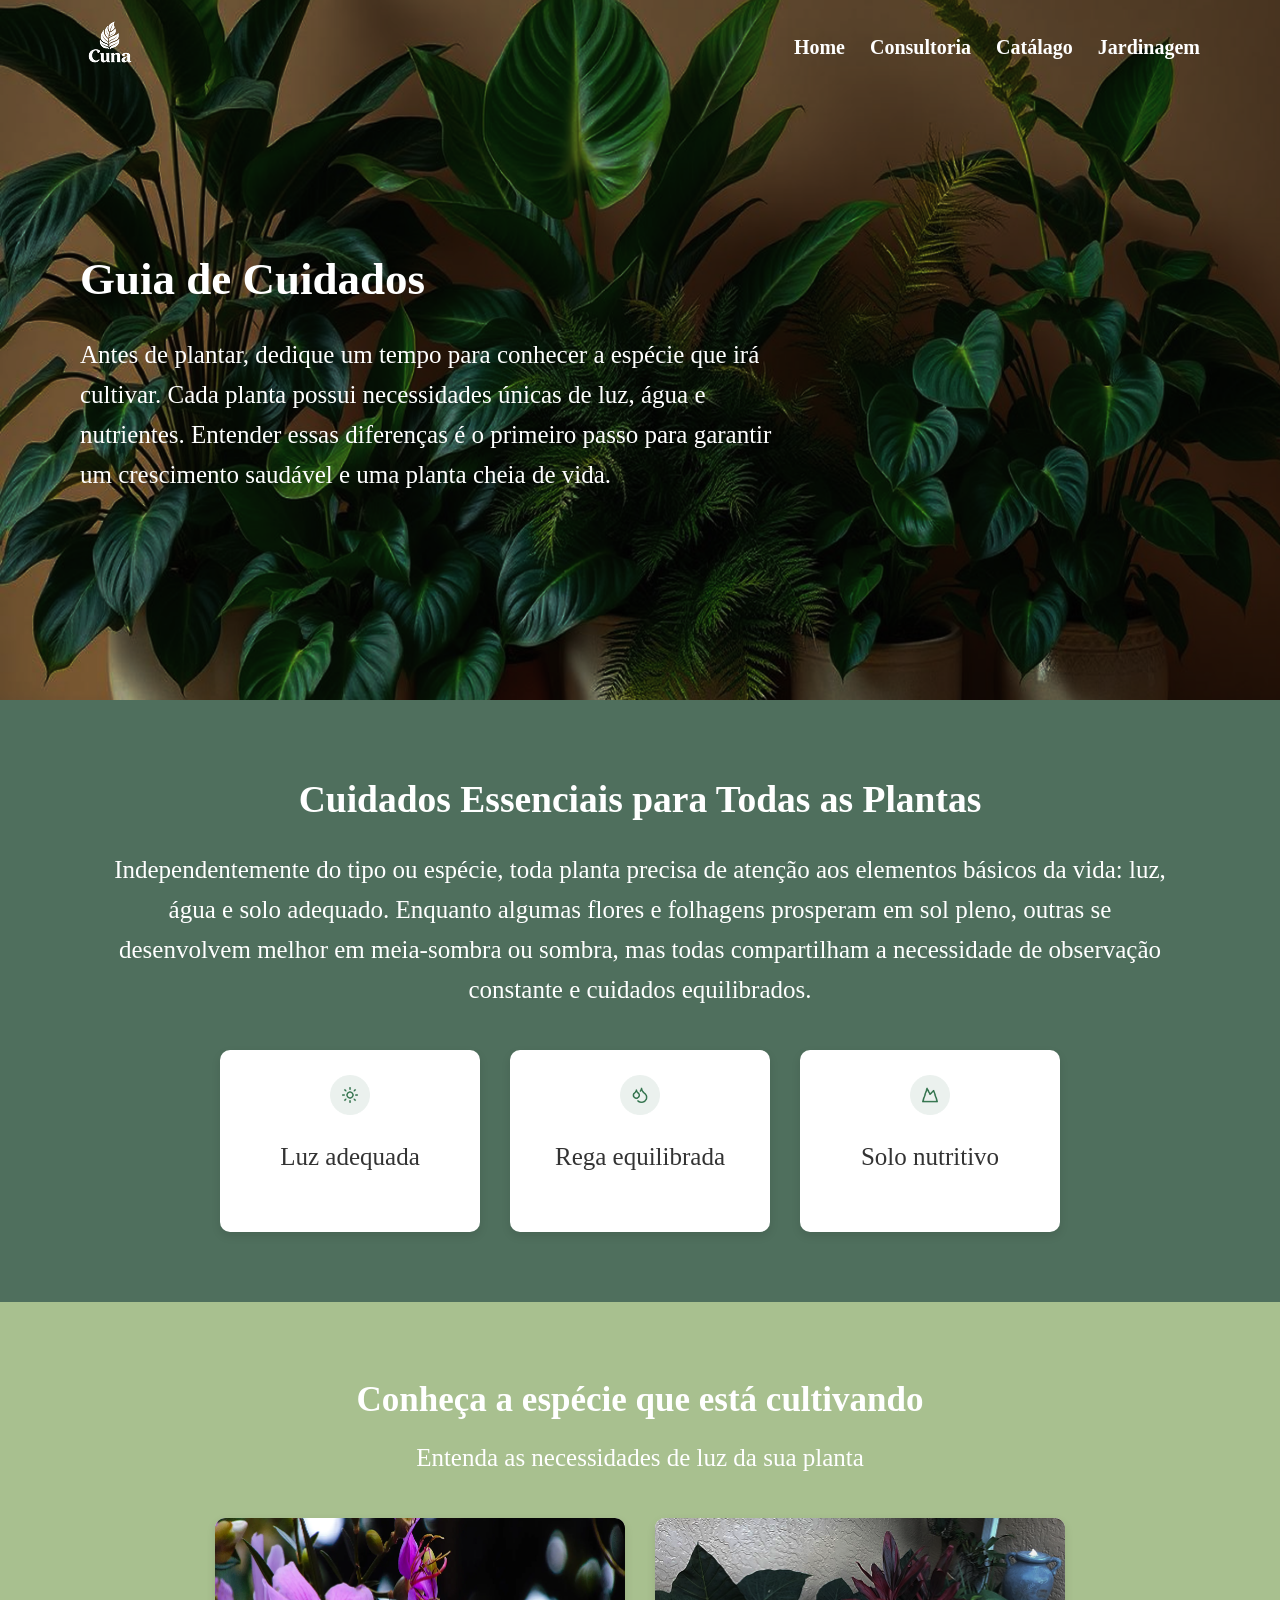
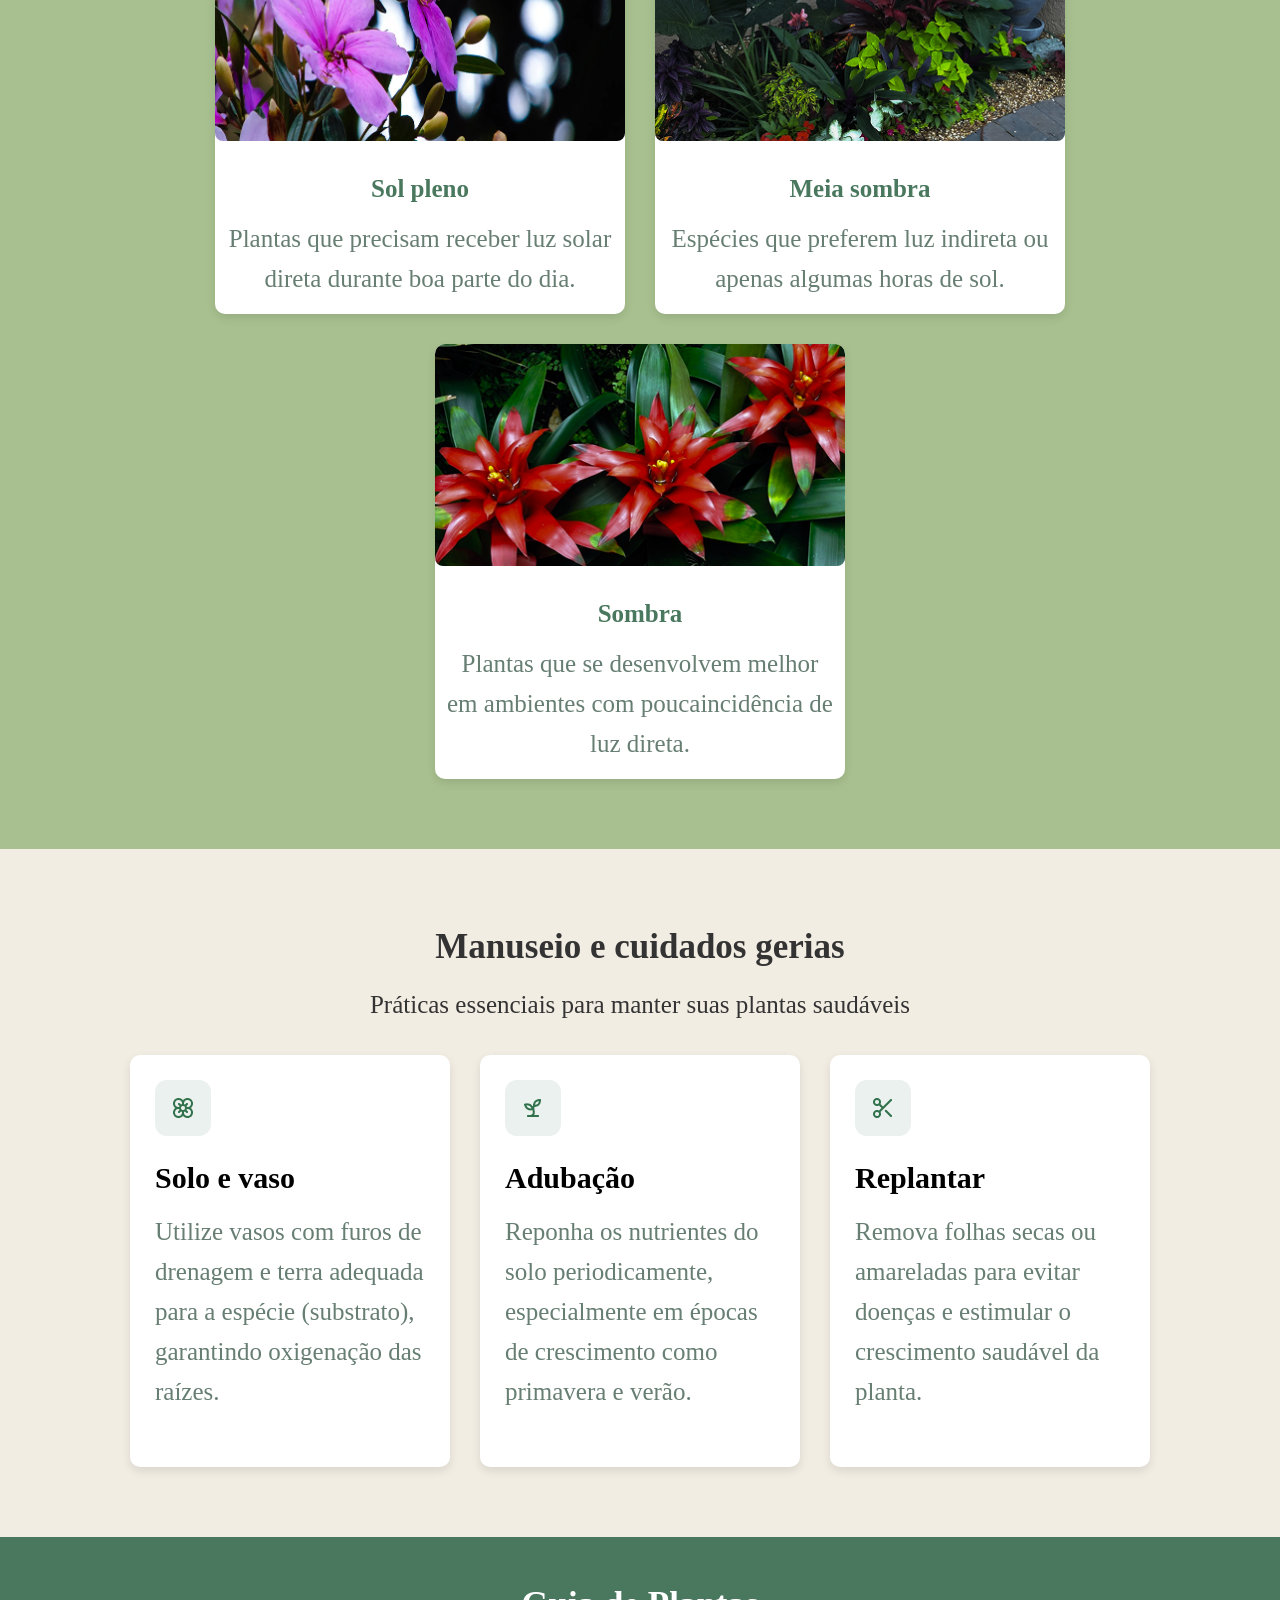
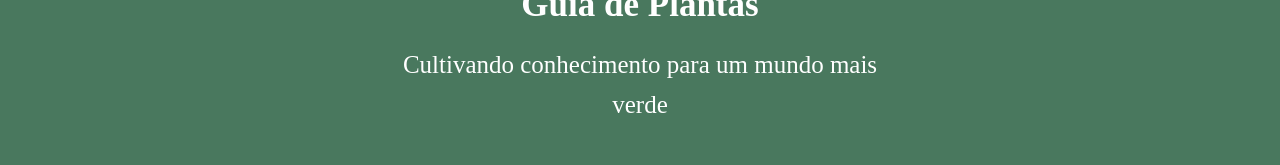
<file: guia.html>
<!doctype html>
<html lang="pt-br">
  <head>
    <meta charset="UTF-8" />
    <meta name="viewport" content="width=device-width, initial-scale=1.0" />
    <title>Guia de cuidados</title>
    <link rel="stylesheet" href="css/guia.css" type="text/css" />
  </head>
  <body>

         <div vw class="enabled">
    <div vw-access-button class="active"></div>
    <div vw-plugin-wrapper>
      <div class="vw-plugin-top-wrapper"></div>
    </div>
  </div>
  <script src="https://vlibras.gov.br/app/vlibras-plugin.js"></script>
  <script>
    new window.VLibras.Widget('https://vlibras.gov.br/app');
  </script>

  <script>
  (function(d){
    var s = d.createElement("script");
    s.setAttribute("data-account", "SEU_ID_AQUI");
    s.setAttribute("src", "https://cdn.userway.org/widget.js");
    (d.body || d.head).appendChild(s);
  })(document);
  </script>

    <header class="cabecalho">
      <nav class="menu">
        <img src="images/logoGuia.png" alt="Logo" />
        <ul>
          <li><a href="index.html"> Home </a></li>
          <li><a href="cultoia2.html"> Consultoria </a></li>
          <li><a href="catalogo.html"> Catálago </a></li>
          <li><a href="guia.html"> Jardinagem </a></li>
        </ul>
      </nav>

      <div class="texto_cabecalho">
        <h2>Guia de Cuidados</h2>
        <p>
          Antes de plantar, dedique um tempo para conhecer a espécie que irá
          cultivar. Cada planta possui necessidades únicas de luz, água e
          nutrientes. Entender essas diferenças é o primeiro passo para garantir
          um crescimento saudável e uma planta cheia de vida.
        </p>
      </div>
    </header>

    <!----------- Cuidados Essenciais ------------>

    <section class="cuidados">
      <h2>Cuidados Essenciais para Todas as Plantas</h2>
      <p>
        Independentemente do tipo ou espécie, toda planta precisa de atenção aos
        elementos básicos da vida: luz, água e solo adequado. Enquanto algumas
        flores e folhagens prosperam em sol pleno, outras se desenvolvem melhor
        em meia-sombra ou sombra, mas todas compartilham a necessidade de
        observação constante e cuidados equilibrados.
      </p>

      <div class="cards">
        <div class="card">
          <img src="../images/ícone_de_luz.png" alt="Ícone de luz" />
          <p>Luz adequada</p>
        </div>

        <div class="card">
          <img src="../images/Ícone_água.png" alt="Ícone de água" />
          <p>Rega equilibrada</p>
        </div>

        <div class="card">
          <img src="../images/Ícone_solo.png" alt="Ícone de solo" />
          <p>Solo nutritivo</p>
        </div>
      </div>
    </section>

    <!---------- Espécies ----------->

    <section class="especies">
      <h2>Conheça a espécie que está cultivando</h2>
      <p id="sub_titulo">Entenda as necessidades de luz da sua planta</p>

      <div class="plantas">

        <a href="solpleno.html" class="planta" >
          <img src="../images/Manacá_da_Serra.png" />
          <h3>Sol pleno</h3>
          <p>
            Plantas que precisam receber luz solar direta durante boa parte do
            dia.
          </p>
        </a>

        <a href="meia_sombra.html" class="planta">
          <img src="../images/meia_sombra.png" />
          <h3>Meia sombra</h3>
          <p>
            Espécies que preferem luz indireta ou apenas algumas horas de sol.
          </p>
        </a>
       

        <a href="sombra.html" class="planta" >
          <img src="../images/Sombra.png" />
          <h3>Sombra</h3>
          <p>
            Plantas que se desenvolvem melhor em ambientes com poucaincidência
            de luz direta.
          </p>
        </a>
        
      </div>
    </section>

    <!----------- Manusei e cuidados gerais ------------->

    <section class="manuseio">
      <h2>Manuseio e cuidados gerias</h2>
      <p>Práticas essenciais para manter suas plantas saudáveis</p>

      <div class="dicas">
        <div class="dica">
          <img src="../images/Solo_e_vaso.png" />
          <h3>Solo e vaso</h3>
          <p>
            Utilize vasos com furos de drenagem e terra adequada para a espécie
            (substrato), garantindo oxigenação das raízes.
          </p>
        </div>

        <div class="dica">
          <img src="../images/Adubação.png" />
          <h3>Adubação</h3>
          <p>
            Reponha os nutrientes do solo periodicamente, especialmente em
            épocas de crescimento como primavera e verão.
          </p>
        </div>

        <div class="dica">
          <img src="../images/Poda.png" />
          <h3>Replantar</h3>
          <p>
            Remova folhas secas ou amareladas para evitar doenças e estimular o
            crescimento saudável da planta.
          </p>
        </div>
      </div>
    </section>

    <!---------- Rodapé ---------->

    <footer class="rodape">
      <h1>Guia de Plantas</h1>
      <p> Cultivando conhecimento para um mundo mais verde </p>
    </footer>
  </body>
</html>
</file>
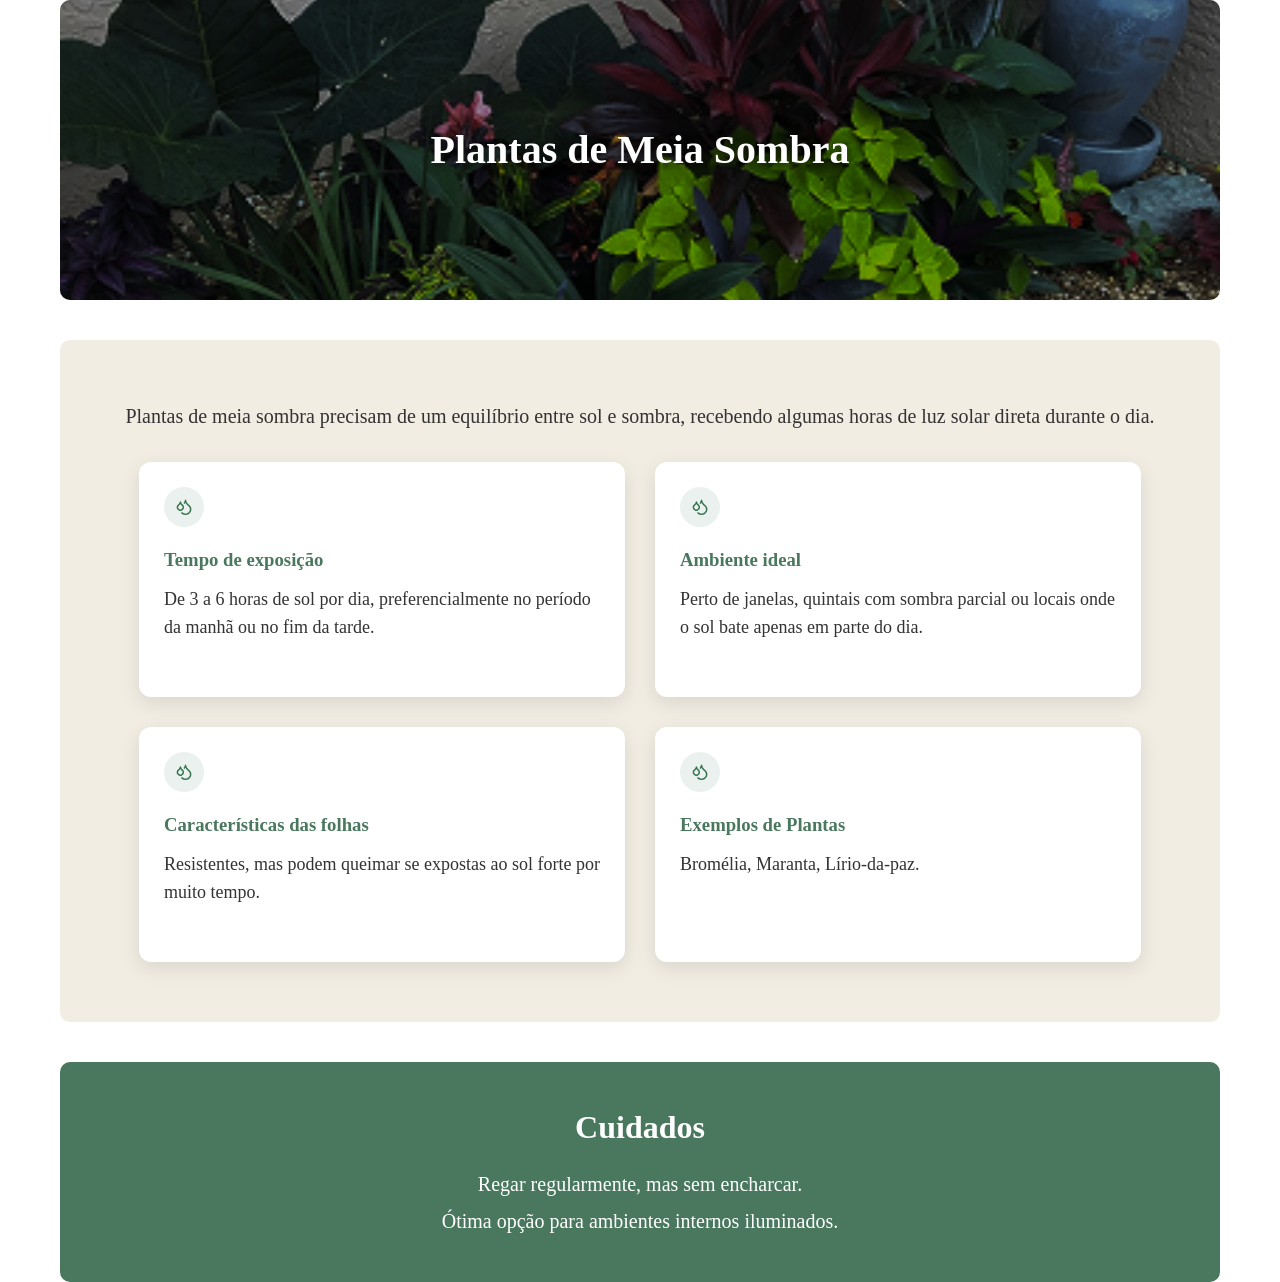
<file: meia_sombra.html>
<!DOCTYPE html>
<html lang="pt-br">
<head>
<meta charset="UTF-8">
<meta name="viewport" content="width=device-width, initial-scale=1.0">
<title>Plantas de Meia Sombra </title>
<link rel="stylesheet" href="../css/meia_sombra.css"  type="text/css" />
</head>

<body>

         <div vw class="enabled">
    <div vw-access-button class="active"></div>
    <div vw-plugin-wrapper>
      <div class="vw-plugin-top-wrapper"></div>
    </div>
  </div>
  <script src="https://vlibras.gov.br/app/vlibras-plugin.js"></script>
  <script>
    new window.VLibras.Widget('https://vlibras.gov.br/app');
  </script>

<header class="cabecalho">
    <img src="/images/meia_sombra.png">

    <div class="texto_cabecalho">
        Plantas de Meia Sombra
    </div>
</header>

<section class="cuidados">

<p>
Plantas de meia sombra precisam de um equilíbrio entre sol e sombra, recebendo algumas horas de luz solar direta durante o dia.
</p>

<div class="cards">

<div class="card">
<img src="/images/Ícone_água.png">
<h3>Tempo de exposição</h3>
<p>De 3 a 6 horas de sol por dia, preferencialmente no período da manhã ou no fim da tarde.
</p>
</div>

<div class="card">
<img src="/images/Ícone_água.png">
<h3>Ambiente ideal</h3>
<p>Perto de janelas, quintais com sombra parcial ou locais onde o sol bate apenas em parte do dia.
</p>
</div>

<div class="card">
<img src="/images/Ícone_água.png">
<h3>Características das folhas</h3>
<p>Resistentes, mas podem queimar se expostas ao sol forte por muito tempo.</p>
</div>

<div class="card">
<img src="/images/Ícone_água.png">
<h3>Exemplos de Plantas</h3>
<p> Bromélia, Maranta, Lírio-da-paz. 
</p>
</div>

</div>
</section>

<footer class="rodape">

<h1>Cuidados</h1>

<p>Regar regularmente, mas sem encharcar.</p>
<p>Ótima opção para ambientes internos iluminados.</p>

</footer>

</body>
</html>
</file>
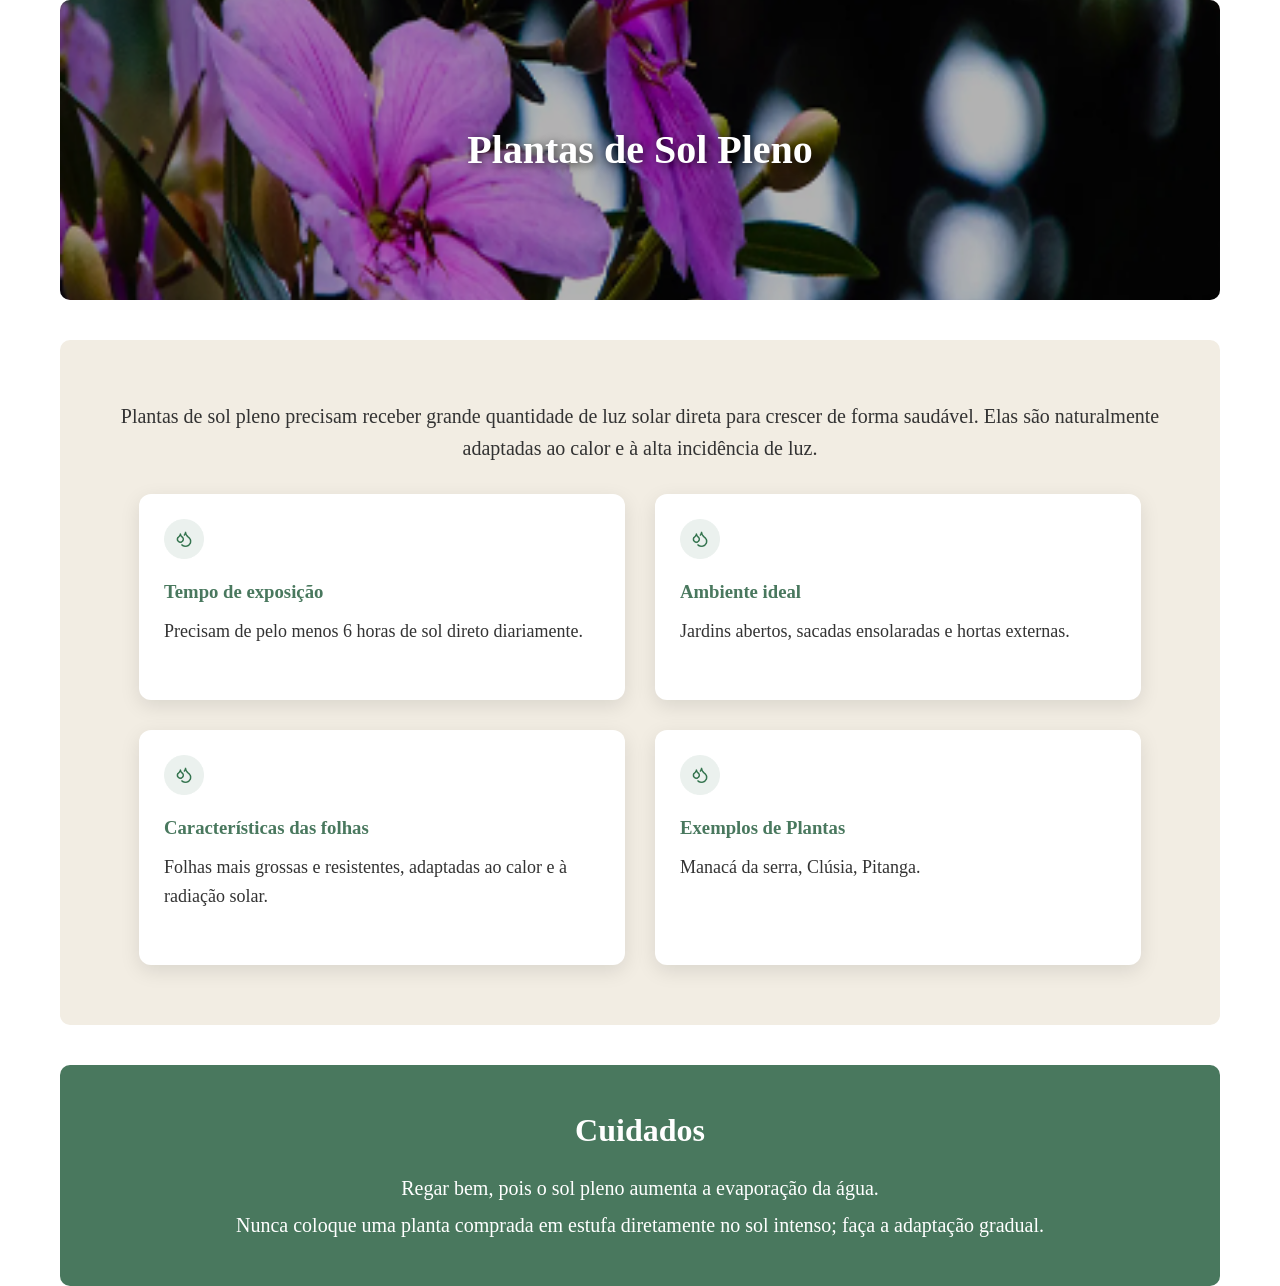
<file: solpleno.html>
<!DOCTYPE html>
<html lang="pt-br">
<head>
<meta charset="UTF-8">
<meta name="viewport" content="width=device-width, initial-scale=1.0">
<title>Plantas de Sol Pleno</title>
<link rel="stylesheet" href="../css/solpleno.css"  type="text/css" />
</head>

<body>
     <div vw class="enabled">
    <div vw-access-button class="active"></div>
    <div vw-plugin-wrapper>
      <div class="vw-plugin-top-wrapper"></div>
    </div>
  </div>
  <script src="https://vlibras.gov.br/app/vlibras-plugin.js"></script>
  <script>
    new window.VLibras.Widget('https://vlibras.gov.br/app');
  </script>

<header class="cabecalho">
    <img src="/images/Manacá_da_Serra.png">

    <div class="texto_cabecalho">
        Plantas de Sol Pleno
    </div>
</header>

<section class="cuidados">


<p>
Plantas de sol pleno precisam receber grande quantidade de luz solar direta para crescer de forma saudável. Elas são naturalmente adaptadas ao calor e à alta incidência de luz.
</p>

<div class="cards">

<div class="card">
<img src="/images/Ícone_água.png">
<h3>Tempo de exposição</h3>
<p>Precisam de pelo menos 6 horas de sol direto diariamente.</p>
</div>

<div class="card">
<img src="/images/Ícone_água.png">
<h3>Ambiente ideal</h3>
<p>Jardins abertos, sacadas ensolaradas e hortas externas.</p>
</div>

<div class="card">
<img src="/images/Ícone_água.png">
<h3>Características das folhas</h3>
<p>Folhas mais grossas e resistentes, adaptadas ao calor e à radiação solar.</p>
</div>

<div class="card">
<img src="/images/Ícone_água.png">
<h3>Exemplos de Plantas</h3>
<p>Manacá da serra, Clúsia, Pitanga.</p>
</div>

</div>
</section>

<footer class="rodape">

<h1>Cuidados</h1>

<p>Regar bem, pois o sol pleno aumenta a evaporação da água.</p>
<p>Nunca coloque uma planta comprada em estufa diretamente no sol intenso; faça a adaptação gradual.</p>

</footer>

</body>
</html>
</file>
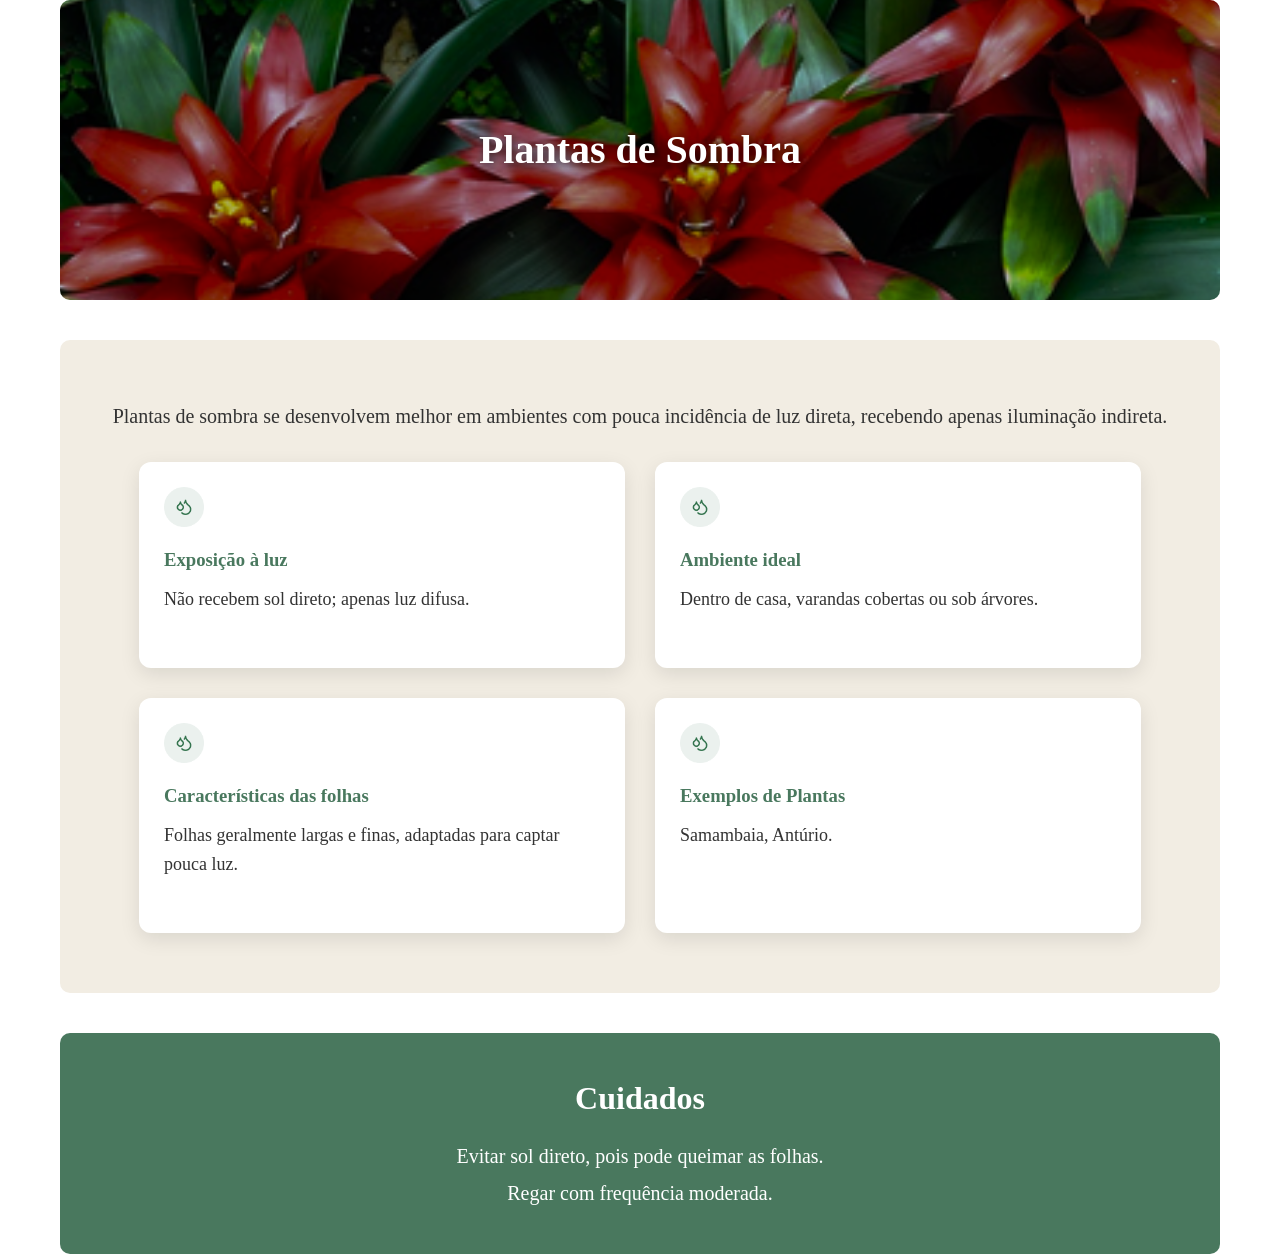
<file: sombra.html>
<!DOCTYPE html>
<html lang="pt-br">
<head>
<meta charset="UTF-8">
<meta name="viewport" content="width=device-width, initial-scale=1.0">
<title>Plantas de Sombra </title>
<link rel="stylesheet" href="../css/meia_sombra.css"  type="text/css" />
</head>

<body>
     <div vw class="enabled">
    <div vw-access-button class="active"></div>
    <div vw-plugin-wrapper>
      <div class="vw-plugin-top-wrapper"></div>
    </div>
  </div>
  <script src="https://vlibras.gov.br/app/vlibras-plugin.js"></script>
  <script>
    new window.VLibras.Widget('https://vlibras.gov.br/app');
  </script>

<header class="cabecalho">
    <img src="../images/Sombra.png">

    <div class="texto_cabecalho">
        Plantas de Sombra
    </div>
</header>

<section class="cuidados">

<p>
Plantas de sombra se desenvolvem melhor em ambientes com pouca incidência de luz direta, recebendo apenas iluminação indireta.
</p>

<div class="cards">

<div class="card">
<img src="/images/Ícone_água.png">
<h3> Exposição à luz </h3>
<p>
 Não recebem sol direto; apenas luz difusa.
</p>
</div>

<div class="card">
<img src="/images/Ícone_água.png">
<h3>Ambiente ideal</h3>
<p>
Dentro de casa, varandas cobertas ou sob árvores.
</p>
</div>

<div class="card">
<img src="/images/Ícone_água.png">
<h3>Características das folhas</h3>
<p>Folhas geralmente largas e finas, adaptadas para captar pouca luz.
</p>
</div>

<div class="card">
<img src="/images/Ícone_água.png">
<h3>Exemplos de Plantas</h3>
<p> 
 Samambaia, Antúrio. 
</p>
</div>

</div>
</section>

<footer class="rodape">

<h1>Cuidados</h1>

<p>Evitar sol direto, pois pode queimar as folhas.</p>
<p>Regar com frequência moderada.</p>

</footer>

</body>
</html>
</file>
<file: css/guia.css>
/* CSS RESET */

*{
    border: 0;
    margin:0;
    padding:0;
    box-sizing:border-box;
}

body {
    font-family: Verdana;
    background-color: #fff;
    color: #333;
    line-height: 1.6;
}

.cabecalho{
    width:100%;
    min-height:700px;
    background-image:url("/images/Homeplantas.png");
    background-size:cover;
    background-position:center;
    color:#FFF;
}


/* MENU */

.menu{
    display:flex;
    justify-content:space-between;
    align-items:center;
    padding:20px 80px;
}

.menu ul{
    list-style:none;
    display:flex;
    gap:25px;
}

.menu a{
    font-size: 20px;
    text-decoration:none;
    color:white;
    font-weight:bold;
}

.menu a:hover{
    opacity:0.7;
}


/* TEXTO DO CABEÇALHO */

.texto_cabecalho{
    max-width:700px;
    margin:150px 0 0 80px;
    font-size:25px;
}

.texto_cabecalho h2{
    font-size:45px;
    margin-bottom:20px;
}

.texto_cabecalho p{
    line-height:1.6;
}


/* SEÇÃO CUIDADOS */

.cuidados{
    background:#4f6f5d;
    color:white;
    text-align:center;
    padding:70px 100px;
    font-size:25px;
}

.cuidados h2{
    margin-bottom:20px;
}

.cuidados p{
    margin-bottom:30px;
}


/* CARDS */

.cards{
    display:flex;
    justify-content:center;
    gap:30px;
    flex-wrap:wrap;
    margin-top:40px;
}

.card{
    background:white;
    color:#333;
    padding:25px;
    width:260px;
    border-radius:10px;
    box-shadow:0 4px 10px rgba(0,0,0,0.1);
    text-align:center;
}

.card img{
    width:40px;
    margin-bottom:10px;
}

/* SEÇÃO ESPÉCIES */

.especies{
    background:#a8c08f;
    text-align:center;
    padding:70px 40px;
    color:#FFF;
}

.especies h2{
    margin-bottom:10px;
    font-size:35px;
}

#sub_titulo{
    font-size: 25px;
    color:#FFF;
    margin-bottom:40px;
}

.especies h3{
    color:#252424;
    text-align:center;
    margin:10px 0;
    font-size: 25px;
}

.especies p{
    margin:0 10px 15px 10px;
    color:#677E73;
}


/* PLANTAS */

.plantas{
    display:flex;
    justify-content:center;
    gap:30px;
    flex-wrap:wrap;
}

.planta{
    display: block;
    width: 30%;
    background:white;
    width:410px;
    border-radius:10px;
    overflow:hidden; /* recorta o conteúdo que excede */
    box-shadow:0 4px 10px rgba(0,0,0,0.1);
    text-align: center;
    text-decoration: none;
    color: #333;
    transition: 0.3s;
}

.planta:hover {
  transform: translateY(-5px);
  box-shadow: 0 8px 20px rgba(0,0,0,0.2);
}

.planta img{
    width:100%;
    height:auto;
    border-radius: 8px;
    margin-bottom: 10px;
}

.planta h3{
  margin-bottom: 10px;
  color: #49785e;
}

.planta p{
    font-size: 25px;
    margin:0 10px 15px 10px;
}


/* MANUSEIO E CUIDADOS GERIAS */

.manuseio{
    background:#F2EDE3;
    text-align:center;
    padding:70px 20px;
}

.manuseio h2{
    margin-bottom:10px;
    font-size: 35px;
}

.manuseio p{
    margin-bottom:30px;
    font-size: 25px;
}

.dicas{
    display:flex;
    justify-content:center;
    flex-wrap:wrap;
    gap:30px;
}

.dica{
    color: #677E73;
    background:white;
    padding:25px;
    width:320px;
    border-radius:10px;
    box-shadow:0 4px 10px rgba(0,0,0,0.1);
    text-align: left;
}

.dica h3{
    font-size: 30px;
    margin-bottom:10px;
    color: #000;
    margin-top: 10px;
}


/* RODAPÉ */

.rodape {
  background-color: #49785e; 
  color: #FFF;                 
  padding: 40px 20px;             
  text-align: center;             
}

.rodape h1 {
  font-size: 35px;
  margin-bottom: 12px;
}

.rodape p {
  font-weight: 400;
  font-size: 25px;
  max-width: 480px;
  margin: 0 auto;
}
</file>
<file: css/meia_sombra.css>
*{
margin:0;
padding:0;
box-sizing:border-box;
}

body{
font-family:Verdana;
background:#fff;
color:#333;
line-height:1.6;
max-width:1200px;
margin:0 auto;
padding:0 20px;
}


/* CABEÇALHO */

.cabecalho{
width:100%;
height:300px;
position:relative;
overflow:hidden;
border-radius:10px;
margin-bottom:40px;
}

.cabecalho img{
width:100%;
height:100%;
object-fit:cover;
}

/* sombra sobre a imagem */

.cabecalho::after{
content:"";
position:absolute;
top:0;
left:0;
width:100%;
height:100%;
background:rgba(0,0,0,0.3);
}

/* TEXTO SOBRE IMAGEM */

.texto_cabecalho{
position:absolute;
top:50%;
left:50%;
transform:translate(-50%, -50%);
color:white;
font-size:40px;
font-weight:bold;
text-align:center;
text-shadow:2px 2px 10px rgba(0,0,0,0.7);
z-index:2;
}


/* SEÇÃO */

.cuidados{
background:#F2EDE3;
text-align:center;
padding:60px 40px;
border-radius:10px;
}

.cuidados h2{
margin-bottom:20px;
font-size:32px;
}

.cuidados p{
margin-bottom:30px;
font-size:20px;
}


/* CARDS */

.cards{
display:flex;
justify-content:center;
gap:30px;
flex-wrap:wrap;
}

.card{
background:white;
padding:25px;
width:45%;
border-radius:12px;
box-shadow:0 6px 20px rgba(0,0,0,0.1);
text-align:left;
transition:0.3s;
}


.card img{
width:40px;
margin-bottom:10px;
}

.card h3{
margin-bottom:10px;
color:#49785e;
}

.card p{
font-size:18px;
}


/* RODAPÉ */

.rodape{
background:#49785e;
color:white;
padding:40px 20px;
text-align:center;
border-radius:10px;
margin-top:40px;
}

.rodape h1{
font-size:32px;
margin-bottom:15px;
}

.rodape p{
font-size:20px;
margin:5px 0;
}
</file>
<file: css/solpleno.css>
*{
margin:0;
padding:0;
box-sizing:border-box;
}

body{
font-family:Verdana;
background:#fff;
color:#333;
line-height:1.6;
max-width:1200px;
margin:0 auto;
padding:0 20px;
}


/* CABEÇALHO */

.cabecalho{
width:100%;
height:300px;
position:relative;
overflow:hidden;
border-radius:10px;
margin-bottom:40px;
}

.cabecalho img{
width:100%;
height:100%;
object-fit:cover;
}

/* sombra sobre a imagem */

.cabecalho::after{
content:"";
position:absolute;
top:0;
left:0;
width:100%;
height:100%;
background:rgba(0,0,0,0.3);
}

/* TEXTO SOBRE IMAGEM */

.texto_cabecalho{
position:absolute;
top:50%;
left:50%;
transform:translate(-50%, -50%);
color:white;
font-size:40px;
font-weight:bold;
text-align:center;
text-shadow:2px 2px 10px rgba(0,0,0,0.7);
z-index:2;
}


/* SEÇÃO */

.cuidados{
background:#F2EDE3;
text-align:center;
padding:60px 40px;
border-radius:10px;
}

.cuidados h2{
margin-bottom:20px;
font-size:32px;
}

.cuidados p{
margin-bottom:30px;
font-size:20px;
}


/* CARDS */

.cards{
display:flex;
justify-content:center;
gap:30px;
flex-wrap:wrap;
}

.card{
background:white;
padding:25px;
width:45%;
border-radius:12px;
box-shadow:0 6px 20px rgba(0,0,0,0.1);
text-align:left;
transition:0.3s;
}

.card img{
width:40px;
margin-bottom:10px;
}

.card h3{
margin-bottom:10px;
color:#49785e;
}

.card p{
font-size:18px;
}


/* RODAPÉ */

.rodape{
background:#49785e;
color:white;
padding:40px 20px;
text-align:center;
border-radius:10px;
margin-top:40px;
}

.rodape h1{
font-size:32px;
margin-bottom:15px;
}

.rodape p{
font-size:20px;
margin:5px 0;
}
</file>
